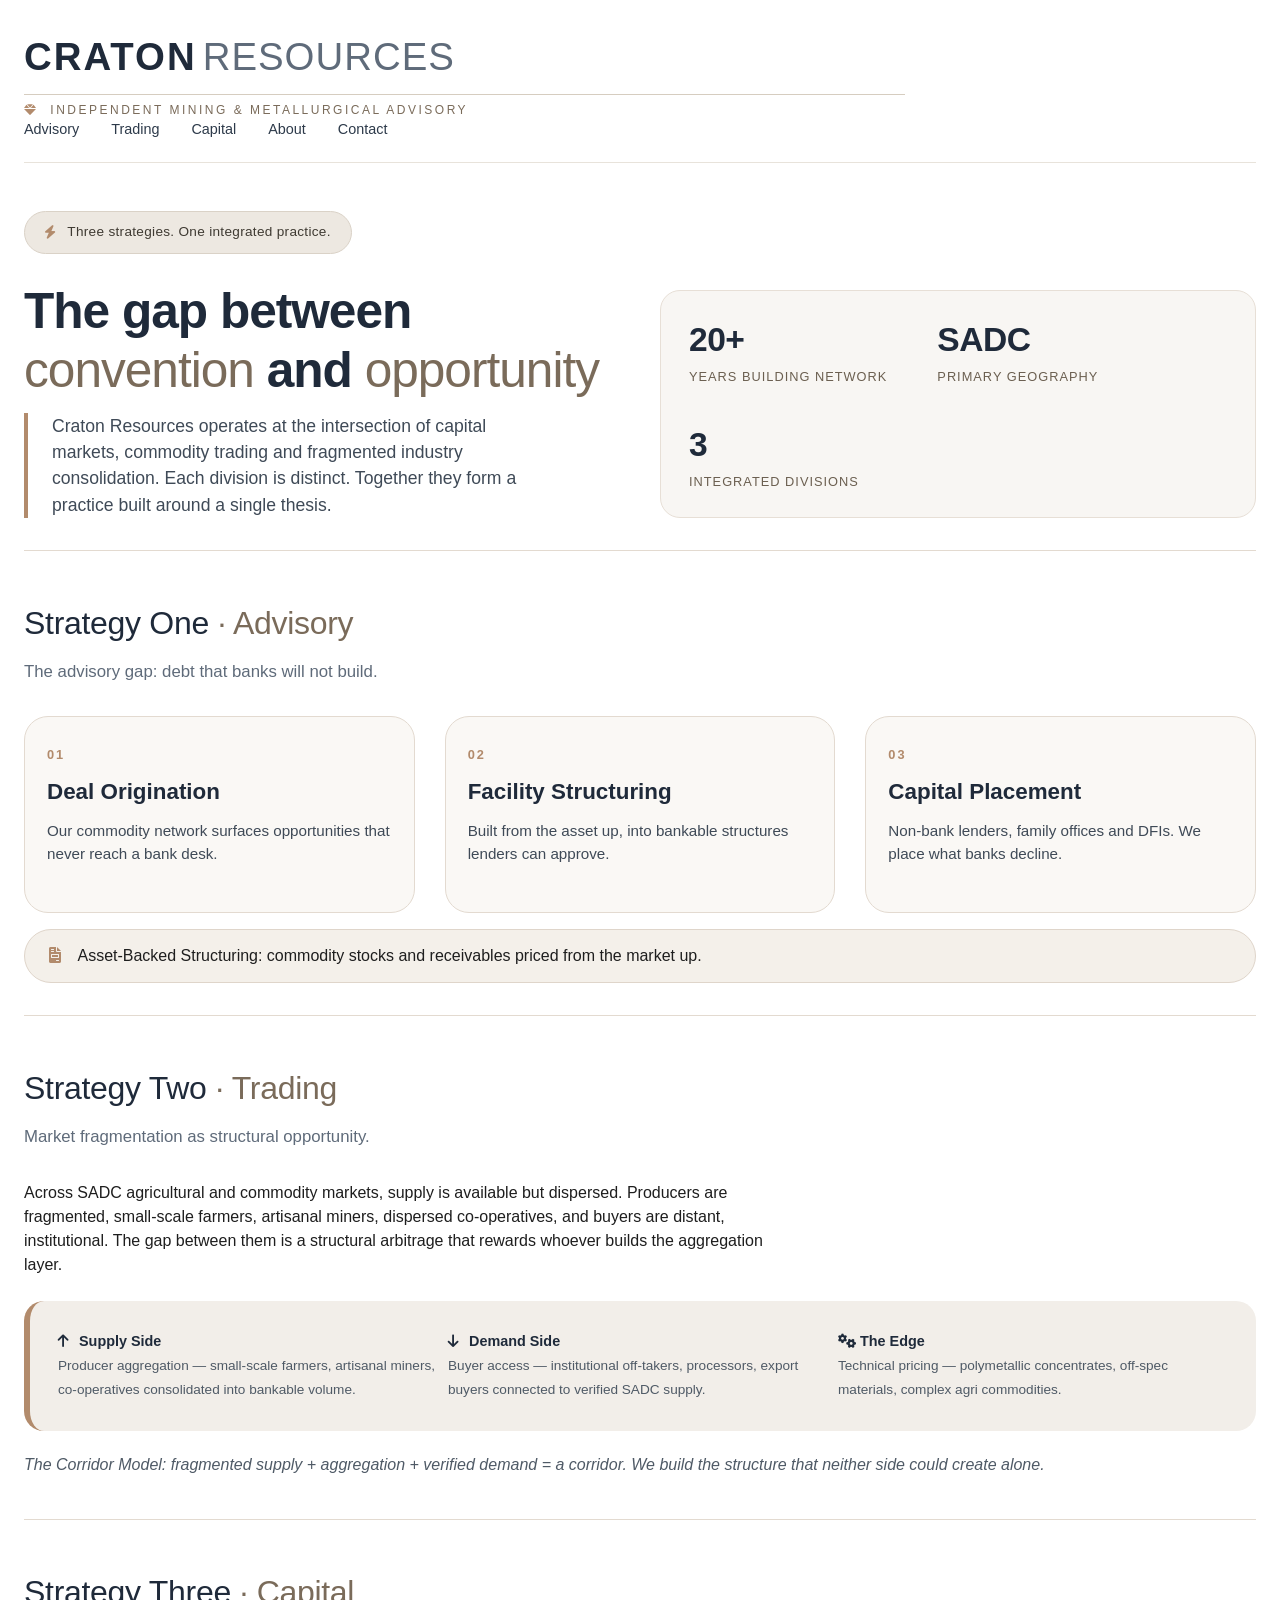
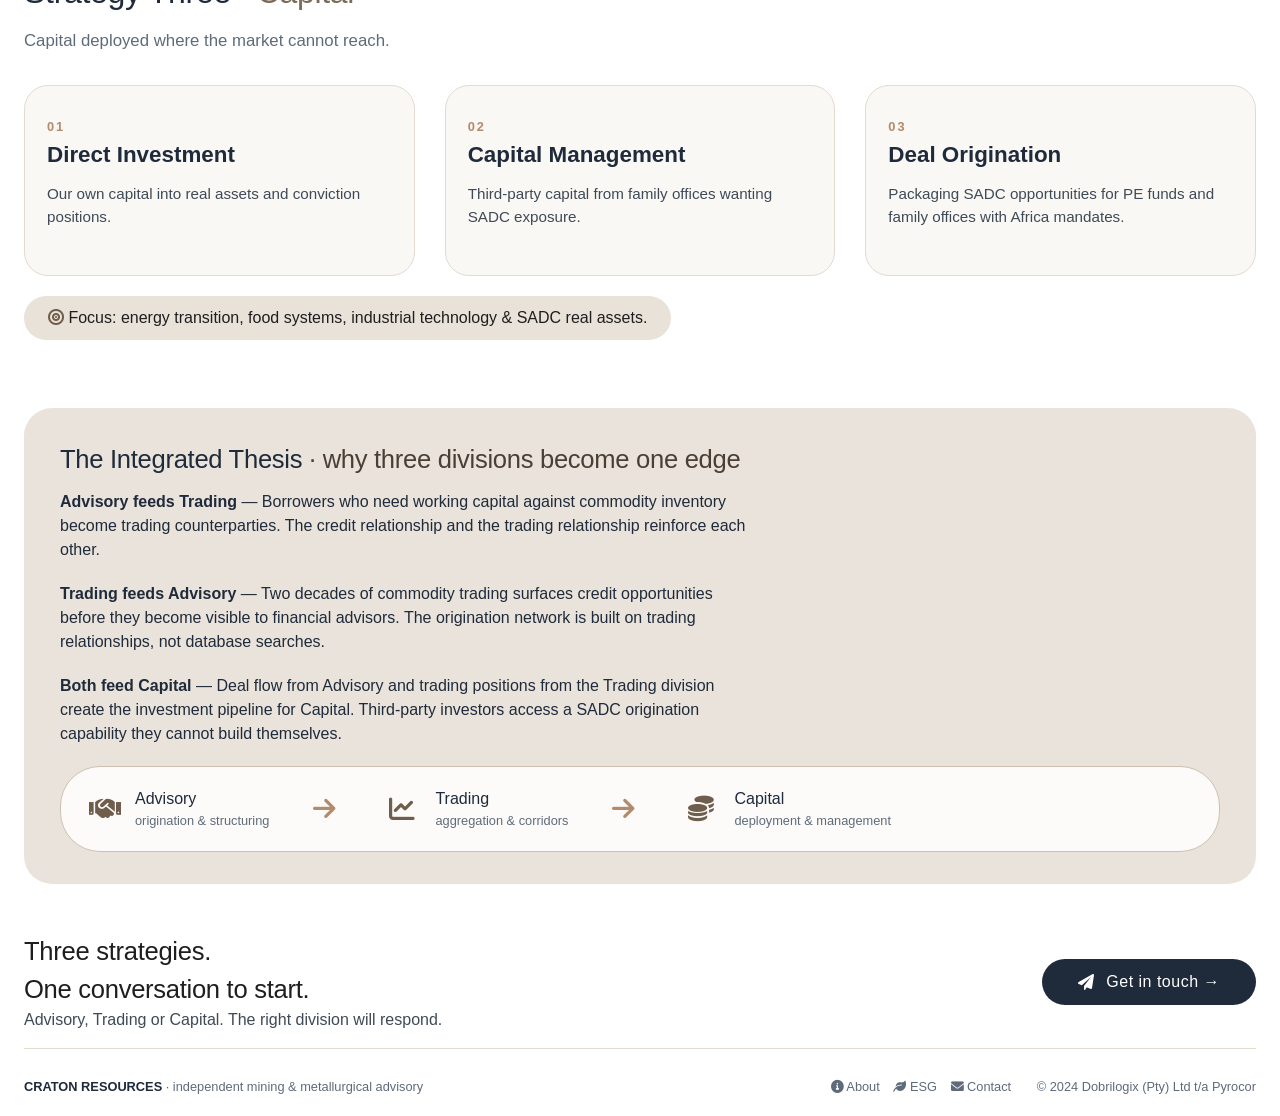
<file: index.html>
<!DOCTYPE html>
<html lang="en">
<head>
  <meta charset="UTF-8">
  <meta name="viewport" content="width=device-width, initial-scale=1.0">
  <title>Craton Resources · independent advisory</title>
  <!-- Font Awesome (free) -->
  <link rel="stylesheet" href="https://cdnjs.cloudflare.com/ajax/libs/font-awesome/6.0.0-beta3/css/all.min.css">
  <style>
    * {
      margin: 0;
      padding: 0;
      box-sizing: border-box;
    }

    body {
      background-color: #f5f3f0;
      font-family: 'Inter', -apple-system, BlinkMacSystemFont, 'Segoe UI', Roboto, Helvetica, Arial, sans-serif;
      color: #1e1e1e;
      line-height: 1.5;
    }

    /* main container */
    .site {
      max-width: 1280px;
      margin: 0 auto;
      padding: 0 24px;
      background: #ffffff;
      box-shadow: 0 0 40px rgba(0,0,0,0.02);
    }

    /* ------ header / logo ------ */
    .header {
      display: flex;
      align-items: center;
      justify-content: space-between;
      padding: 28px 0 16px;
      border-bottom: 1px solid #e8e3db;
      flex-wrap: wrap;
    }

    .logo-block {
      display: flex;
      align-items: baseline;
      gap: 6px;
      flex-wrap: wrap;
    }

    .logo-craton {
      font-size: 2.4rem;
      font-weight: 600;
      letter-spacing: 2px;
      color: #1f2a3a;
    }

    .logo-resources {
      font-size: 2.4rem;
      font-weight: 300;
      letter-spacing: 1px;
      color: #5f6b7a;
    }

    .logo-tagline {
      width: 100%;
      font-size: 0.75rem;
      letter-spacing: 2.5px;
      text-transform: uppercase;
      color: #7a6b5a;
      margin-top: 2px;
      border-top: 1px solid #d6cdc0;
      padding-top: 6px;
      font-weight: 500;
    }

    .nav {
      display: flex;
      gap: 32px;
      font-size: 0.9rem;
      font-weight: 500;
      color: #2d3a4a;
    }

    .nav a {
      text-decoration: none;
      color: #2d3a4a;
      transition: color 0.2s;
      border-bottom: 2px solid transparent;
      padding-bottom: 4px;
    }

    .nav a:hover {
      color: #b28b6c;
      border-bottom-color: #b28b6c;
    }

    /* hero */
    .hero {
      padding: 48px 0 32px;
      display: flex;
      flex-direction: column;
      gap: 20px;
    }

    .hero-badge {
      background: #ede8e1;
      padding: 10px 20px;
      border-radius: 40px;
      display: inline-flex;
      align-items: center;
      gap: 12px;
      font-size: 0.85rem;
      font-weight: 500;
      color: #3f3a32;
      width: fit-content;
      letter-spacing: 0.3px;
      border: 1px solid #dad2c7;
    }

    .hero-badge i {
      color: #b28b6c;
    }

    .hero-grid {
      display: grid;
      grid-template-columns: 1fr 1fr;
      gap: 40px;
      margin-top: 8px;
    }

    .hero-title {
      font-size: 3.1rem;
      font-weight: 600;
      line-height: 1.2;
      letter-spacing: -1px;
      color: #1f2a3a;
    }

    .hero-title span {
      color: #7a6b5a;
      font-weight: 300;
    }

    .hero-desc {
      font-size: 1.1rem;
      color: #3f4a57;
      max-width: 500px;
      border-left: 4px solid #b28b6c;
      padding-left: 24px;
      margin-top: 12px;
    }

    .hero-stats {
      display: flex;
      flex-wrap: wrap;
      gap: 32px 50px;
      background: #f8f6f3;
      padding: 24px 28px;
      border-radius: 20px;
      margin-top: 8px;
      border: 1px solid #e7dfd6;
    }

    .stat-item {
      display: flex;
      flex-direction: column;
    }

    .stat-number {
      font-size: 2.1rem;
      font-weight: 700;
      color: #1f2a3a;
      letter-spacing: -0.5px;
    }

    .stat-label {
      font-size: 0.8rem;
      text-transform: uppercase;
      letter-spacing: 1px;
      color: #6b5f50;
      margin-top: 2px;
    }

    /* section */
    .section {
      padding: 48px 0 32px;
      border-top: 1px solid #e3dad0;
    }

    .section-title {
      font-size: 2rem;
      font-weight: 500;
      letter-spacing: -0.3px;
      color: #1f2a3a;
      margin-bottom: 12px;
    }

    .section-sub {
      color: #5f6b7a;
      margin-bottom: 32px;
      font-size: 1.05rem;
      max-width: 680px;
    }

    .strategy-grid {
      display: grid;
      grid-template-columns: repeat(3, 1fr);
      gap: 30px;
      margin: 28px 0 12px;
    }

    .strategy-card {
      background: #faf8f5;
      border-radius: 24px;
      padding: 28px 22px 30px;
      border: 1px solid #e3dad0;
      transition: all 0.2s;
    }

    .strategy-card:hover {
      background: #f6f1eb;
      border-color: #cbb9a8;
    }

    .strategy-number {
      font-size: 0.8rem;
      font-weight: 600;
      color: #b28b6c;
      letter-spacing: 2px;
      margin-bottom: 10px;
    }

    .strategy-card h3 {
      font-size: 1.4rem;
      font-weight: 600;
      margin-bottom: 12px;
      color: #1f2a3a;
    }

    .strategy-card p {
      color: #3f4a57;
      font-size: 0.95rem;
      margin-bottom: 16px;
    }

    .strategy-list {
      list-style: none;
      margin: 16px 0 6px;
    }

    .strategy-list li {
      padding: 6px 0 6px 24px;
      position: relative;
      font-size: 0.9rem;
      color: #2d3a4a;
      border-bottom: 1px solid #ede6dd;
    }

    .strategy-list li:last-child {
      border-bottom: 0;
    }

    .strategy-list li i {
      position: absolute;
      left: 0;
      top: 9px;
      color: #b28b6c;
      font-size: 0.8rem;
    }

    .corridor-box {
      background: #f2eee9;
      border-radius: 20px;
      padding: 24px 28px;
      margin: 24px 0 12px;
      display: flex;
      flex-wrap: wrap;
      justify-content: space-between;
      border-left: 6px solid #b28b6c;
    }

    .corridor-item {
      flex: 1 1 160px;
      margin: 6px 0;
    }

    .corridor-item strong {
      display: block;
      font-weight: 600;
      color: #1f2a3a;
      font-size: 0.9rem;
    }

    .corridor-item span {
      font-size: 0.85rem;
      color: #4f5a66;
    }

    .integrated-thesis {
      background: #eae3db;
      border-radius: 28px;
      padding: 32px 36px;
      margin: 36px 0 12px;
      color: #1f2a3a;
    }

    .integrated-thesis h3 {
      font-size: 1.6rem;
      font-weight: 500;
      letter-spacing: -0.3px;
      margin-bottom: 12px;
    }

    .integrated-thesis p {
      max-width: 700px;
      margin-bottom: 20px;
    }

    .integrated-flow {
      display: flex;
      flex-wrap: wrap;
      gap: 28px 44px;
      background: #ffffffd6;
      padding: 20px 28px;
      border-radius: 40px;
      margin-top: 16px;
      backdrop-filter: blur(2px);
      border: 1px solid #cdbfb0;
    }

    .flow-item {
      display: flex;
      align-items: center;
      gap: 14px;
    }

    .flow-item i {
      font-size: 1.6rem;
      color: #6f5e4b;
      width: 32px;
    }

    .flow-item div {
      font-weight: 500;
    }

    .flow-item small {
      display: block;
      font-weight: 400;
      color: #5f6b7a;
      font-size: 0.8rem;
    }

    .btn {
      background: #1f2a3a;
      color: white;
      border: none;
      padding: 14px 36px;
      border-radius: 60px;
      font-weight: 500;
      font-size: 1rem;
      letter-spacing: 0.5px;
      cursor: pointer;
      transition: background 0.2s;
      display: inline-flex;
      align-items: center;
      gap: 12px;
    }

    .btn:hover {
      background: #3f4a57;
    }

    .btn-outline {
      background: transparent;
      border: 1px solid #b28b6c;
      color: #1f2a3a;
    }

    .btn-outline:hover {
      background: #ede8e1;
    }

    .contact-section {
      display: flex;
      justify-content: space-between;
      flex-wrap: wrap;
      align-items: center;
      padding: 24px 0 10px;
    }

    .footer {
      padding: 28px 0 20px;
      border-top: 1px solid #e3dad0;
      font-size: 0.8rem;
      color: #5f6b7a;
      display: flex;
      flex-wrap: wrap;
      justify-content: space-between;
      align-items: center;
    }

    .footer a {
      color: #5f6b7a;
      text-decoration: none;
      margin: 0 10px 0 0;
    }

    .footer a:hover {
      color: #1f2a3a;
    }

    @media (max-width: 900px) {
      .hero-grid {
        grid-template-columns: 1fr;
      }
      .strategy-grid {
        grid-template-columns: 1fr 1fr;
      }
    }

    @media (max-width: 650px) {
      .strategy-grid {
        grid-template-columns: 1fr;
      }
      .header {
        flex-direction: column;
        align-items: flex-start;
        gap: 16px;
      }
      .nav {
        flex-wrap: wrap;
        gap: 16px;
      }
      .hero-title {
        font-size: 2.4rem;
      }
      .integrated-flow {
        flex-direction: column;
        gap: 12px;
      }
    }
  </style>
</head>
<body>
<div class="site">

  <!-- header -->
  <header class="header">
    <div class="logo-block">
      <span class="logo-craton">CRATON</span>
      <span class="logo-resources">RESOURCES</span>
      <div class="logo-tagline"><i class="fas fa-gem" style="margin-right: 6px; color: #b28b6c;"></i> INDEPENDENT MINING &amp; METALLURGICAL ADVISORY</div>
    </div>
    <div class="nav">
      <a href="#">Advisory</a>
      <a href="#">Trading</a>
      <a href="#">Capital</a>
      <a href="#">About</a>
      <a href="#">Contact</a>
    </div>
  </header>

  <!-- hero -->
  <div class="hero">
    <div class="hero-badge">
      <i class="fas fa-bolt"></i> Three strategies. One integrated practice.
    </div>
    <div class="hero-grid">
      <div>
        <div class="hero-title">The gap between <span>convention</span> and <span>opportunity</span></div>
        <div class="hero-desc">
          Craton Resources operates at the intersection of capital markets, commodity trading and fragmented industry consolidation. 
          Each division is distinct. Together they form a practice built around a single thesis.
        </div>
      </div>
      <div class="hero-stats">
        <div class="stat-item"><span class="stat-number">20+</span><span class="stat-label">Years building network</span></div>
        <div class="stat-item"><span class="stat-number">SADC</span><span class="stat-label">Primary geography</span></div>
        <div class="stat-item"><span class="stat-number">3</span><span class="stat-label">Integrated divisions</span></div>
      </div>
    </div>
  </div>

  <!-- STRATEGY ONE : ADVISORY -->
  <div class="section">
    <div class="section-title">Strategy One <span style="font-weight:300; color:#7a6b5a;">· Advisory</span></div>
    <div class="section-sub">The advisory gap: debt that banks will not build.</div>
    <div class="strategy-grid">
      <div class="strategy-card">
        <div class="strategy-number">01</div>
        <h3>Deal Origination</h3>
        <p>Our commodity network surfaces opportunities that never reach a bank desk.</p>
      </div>
      <div class="strategy-card">
        <div class="strategy-number">02</div>
        <h3>Facility Structuring</h3>
        <p>Built from the asset up, into bankable structures lenders can approve.</p>
      </div>
      <div class="strategy-card">
        <div class="strategy-number">03</div>
        <h3>Capital Placement</h3>
        <p>Non-bank lenders, family offices and DFIs. We place what banks decline.</p>
      </div>
    </div>
    <div style="margin-top: 16px; background: #f4f0ea; border-radius: 40px; padding: 14px 24px; border:1px solid #dfd5ca;">
      <i class="fas fa-file-invoice" style="color:#b28b6c; margin-right: 12px;"></i>
      <span style="font-weight:500;">Asset-Backed Structuring:</span> commodity stocks and receivables priced from the market up.
    </div>
  </div>

  <!-- STRATEGY TWO : TRADING -->
  <div class="section">
    <div class="section-title">Strategy Two <span style="font-weight:300; color:#7a6b5a;">· Trading</span></div>
    <div class="section-sub">Market fragmentation as structural opportunity.</div>
    <p style="margin-bottom: 20px; max-width: 780px;">Across SADC agricultural and commodity markets, supply is available but dispersed. Producers are fragmented, small-scale farmers, artisanal miners, dispersed co-operatives, and buyers are distant, institutional. The gap between them is a structural arbitrage that rewards whoever builds the aggregation layer.</p>
    
    <div class="corridor-box">
      <div class="corridor-item"><strong><i class="fas fa-arrow-up" style="margin-right: 6px;"></i> Supply Side</strong><span>Producer aggregation — small-scale farmers, artisanal miners, co-operatives consolidated into bankable volume.</span></div>
      <div class="corridor-item"><strong><i class="fas fa-arrow-down" style="margin-right: 6px;"></i> Demand Side</strong><span>Buyer access — institutional off-takers, processors, export buyers connected to verified SADC supply.</span></div>
      <div class="corridor-item"><strong><i class="fas fa-cogs"></i> The Edge</strong><span>Technical pricing — polymetallic concentrates, off-spec materials, complex agri commodities.</span></div>
    </div>
    <div style="font-style: italic; color:#4f5a66; padding: 10px 0;">The Corridor Model: fragmented supply + aggregation + verified demand = a corridor. We build the structure that neither side could create alone.</div>
  </div>

  <!-- STRATEGY THREE : CAPITAL -->
  <div class="section">
    <div class="section-title">Strategy Three <span style="font-weight:300; color:#7a6b5a;">· Capital</span></div>
    <div class="section-sub">Capital deployed where the market cannot reach.</div>
    <div class="strategy-grid">
      <div class="strategy-card"><span class="strategy-number">01</span><h3>Direct Investment</h3><p>Our own capital into real assets and conviction positions.</p></div>
      <div class="strategy-card"><span class="strategy-number">02</span><h3>Capital Management</h3><p>Third-party capital from family offices wanting SADC exposure.</p></div>
      <div class="strategy-card"><span class="strategy-number">03</span><h3>Deal Origination</h3><p>Packaging SADC opportunities for PE funds and family offices with Africa mandates.</p></div>
    </div>
    <div style="background: #e9e2d9; border-radius: 60px; padding: 10px 24px; display: inline-block; margin-top: 8px;">
      <i class="fas fa-bullseye" style="color:#6f5e4b;"></i> Focus: energy transition, food systems, industrial technology &amp; SADC real assets.
    </div>
  </div>

  <!-- INTEGRATED THESIS -->
  <div class="integrated-thesis">
    <h3>The Integrated Thesis <span style="font-weight:300; color:#4a3f34;">· why three divisions become one edge</span></h3>
    <p><strong>Advisory feeds Trading</strong> — Borrowers who need working capital against commodity inventory become trading counterparties. The credit relationship and the trading relationship reinforce each other.</p>
    <p><strong>Trading feeds Advisory</strong> — Two decades of commodity trading surfaces credit opportunities before they become visible to financial advisors. The origination network is built on trading relationships, not database searches.</p>
    <p><strong>Both feed Capital</strong> — Deal flow from Advisory and trading positions from the Trading division create the investment pipeline for Capital. Third-party investors access a SADC origination capability they cannot build themselves.</p>
    <div class="integrated-flow">
      <div class="flow-item"><i class="fas fa-handshake"></i><div>Advisory <small>origination &amp; structuring</small></div></div>
      <div class="flow-item"><i class="fas fa-arrow-right" style="color:#b28b6c;"></i></div>
      <div class="flow-item"><i class="fas fa-chart-line"></i><div>Trading <small>aggregation &amp; corridors</small></div></div>
      <div class="flow-item"><i class="fas fa-arrow-right" style="color:#b28b6c;"></i></div>
      <div class="flow-item"><i class="fas fa-coins"></i><div>Capital <small>deployment &amp; management</small></div></div>
    </div>
  </div>

  <!-- CTA -->
  <div style="display: flex; justify-content: space-between; flex-wrap: wrap; align-items: center; padding: 36px 0 16px; gap: 20px;">
    <div>
      <h3 style="font-weight: 500; font-size: 1.6rem; letter-spacing: -0.3px;">Three strategies. <br>One conversation to start.</h3>
      <p style="color: #3f4a57;">Advisory, Trading or Capital. The right division will respond.</p>
    </div>
    <button class="btn"><i class="fas fa-paper-plane"></i> Get in touch →</button>
  </div>

  <!-- footer -->
  <div class="footer">
    <div>
      <span style="font-weight: 600; color:#1f2a3a;">CRATON RESOURCES</span> · independent mining &amp; metallurgical advisory
    </div>
    <div>
      <a href="#"><i class="fas fa-info-circle"></i> About</a>
      <a href="#"><i class="fas fa-leaf"></i> ESG</a>
      <a href="#"><i class="fas fa-envelope"></i> Contact</a>
      <span style="margin-left: 12px;">© 2024 Dobrilogix (Pty) Ltd t/a Pyrocor</span>
    </div>
  </div>
</div>

<!-- minimal JS (interactive / console) -->
<script>
  (function() {
    console.log('Craton Resources · three strategies, one integrated practice.');
    const btn = document.querySelector('.btn');
    if (btn) {
      btn.addEventListener('click', function(e) {
        e.preventDefault();
        alert('📩 Contact: advisory@cratonresources.com  |  trading@cratonresources.com  |  capital@cratonresources.com');
      });
    }
    // nav links demo
    document.querySelectorAll('.nav a').forEach(link => {
      link.addEventListener('click', function(e) {
        e.preventDefault();
        const txt = this.innerText.trim();
        alert(`🔍 ${txt} · please reach out via the contact form.`);
      });
    });
  })();
</script>
</body>
</html>
</file>
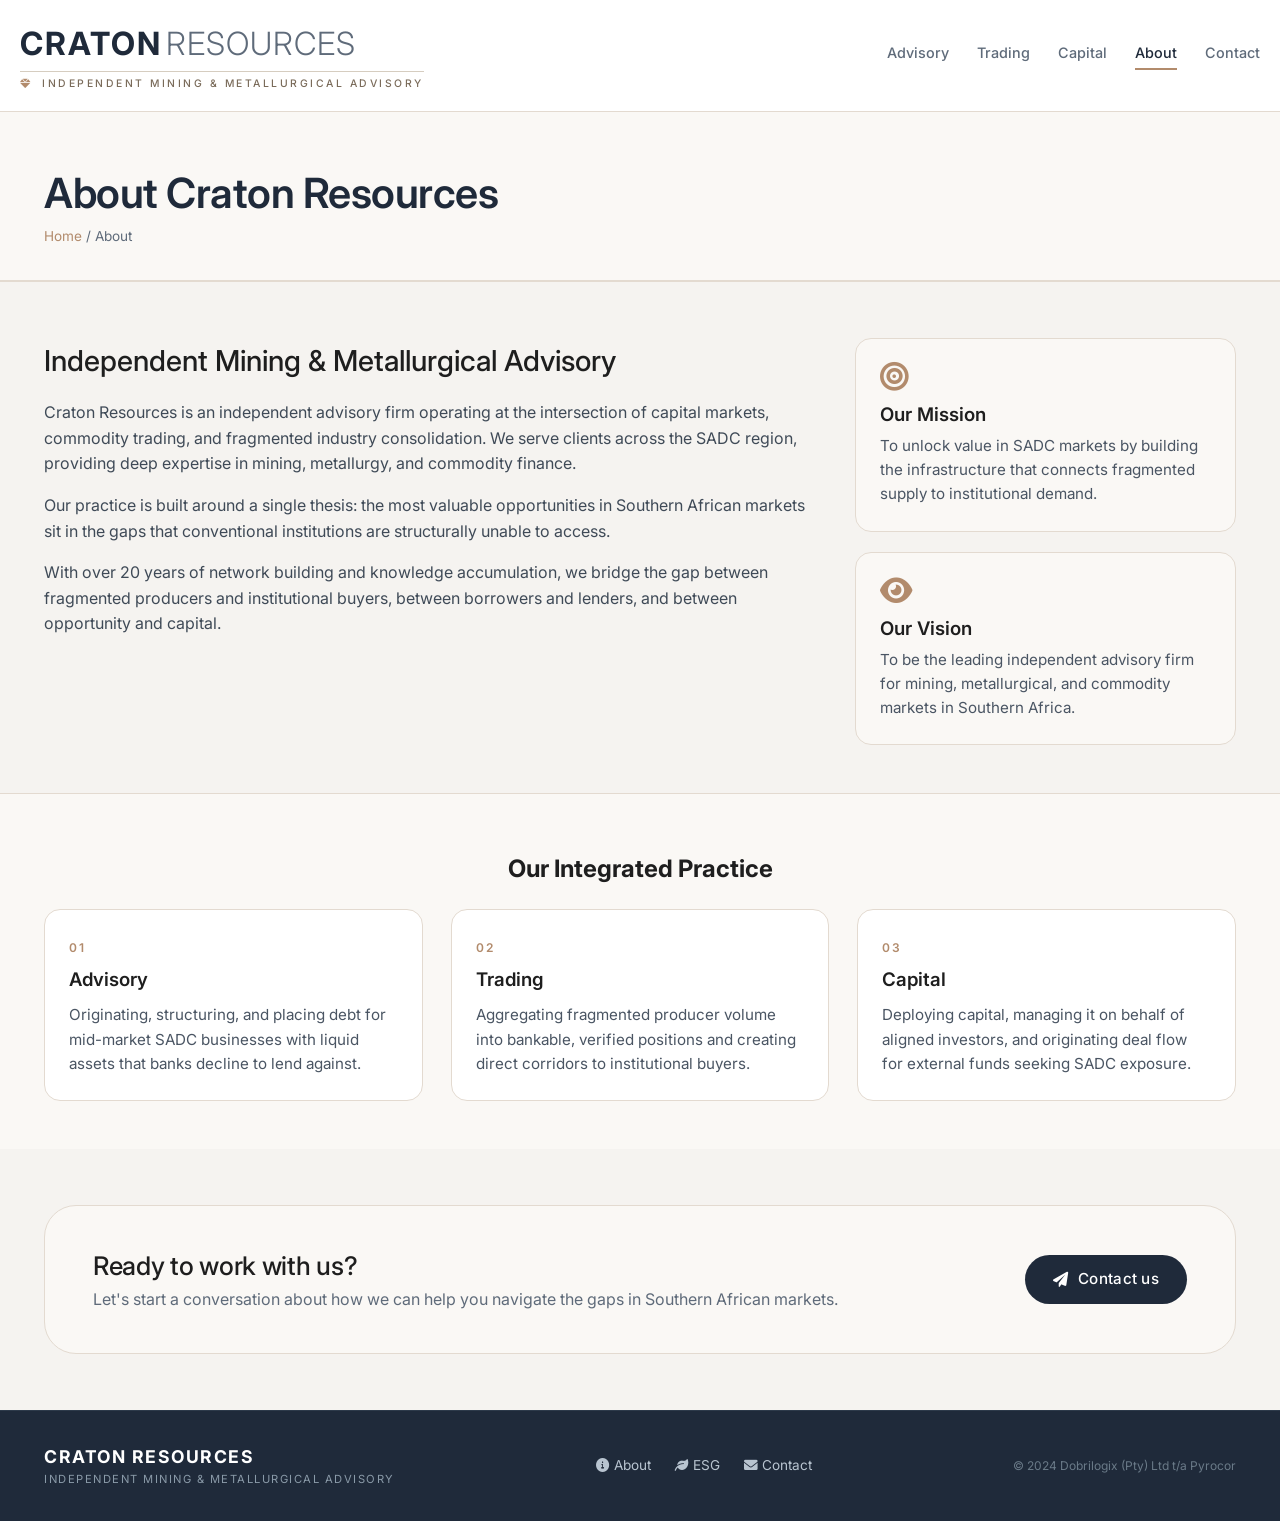
<file: about.html>
<!DOCTYPE html>
<html lang="en">
<head>
    <meta charset="UTF-8" />
    <meta name="viewport" content="width=device-width, initial-scale=1.0" />
    <meta name="description" content="About Craton Resources - Independent Mining & Metallurgical Advisory" />
    <title>About · Craton Resources</title>
    <link rel="stylesheet" href="https://cdnjs.cloudflare.com/ajax/libs/font-awesome/6.0.0-beta3/css/all.min.css" />
    <link rel="preconnect" href="https://fonts.googleapis.com" />
    <link rel="preconnect" href="https://fonts.gstatic.com" crossorigin />
    <link href="https://fonts.googleapis.com/css2?family=Inter:opsz,wght@14..32,300;14..32,400;14..32,500;14..32,600;14..32,700&display=swap" rel="stylesheet" />
    <link rel="stylesheet" href="css/style.css" />
</head>
<body>
    <header class="header" role="banner">
        <div class="container header-inner">
            <div class="logo-block">
                <a href="index.html" class="logo-link">
                    <span class="logo-craton">CRATON</span>
                    <span class="logo-resources">RESOURCES</span>
                    <div class="logo-tagline"><i class="fas fa-gem"></i> INDEPENDENT MINING &amp; METALLURGICAL ADVISORY</div>
                </a>
            </div>
            <nav class="nav" role="navigation">
                <a href="advisory.html">Advisory</a>
                <a href="trading.html">Trading</a>
                <a href="capital.html">Capital</a>
                <a href="about.html" class="active">About</a>
                <a href="contact.html">Contact</a>
            </nav>
            <button class="mobile-toggle" aria-label="Toggle navigation menu">
                <i class="fas fa-bars"></i>
            </button>
        </div>
    </header>

    <div class="mobile-nav">
        <div class="mobile-nav-inner">
            <button class="mobile-close">&times;</button>
            <a href="advisory.html">Advisory</a>
            <a href="trading.html">Trading</a>
            <a href="capital.html">Capital</a>
            <a href="about.html">About</a>
            <a href="contact.html">Contact</a>
        </div>
    </div>

    <main>
        <section class="page-hero">
            <div class="container">
                <h1>About Craton Resources</h1>
                <p class="breadcrumb"><a href="index.html">Home</a> / About</p>
            </div>
        </section>

        <section class="section">
            <div class="container">
                <div class="about-grid">
                    <div class="about-content">
                        <h2>Independent Mining &amp; Metallurgical Advisory</h2>
                        <p>Craton Resources is an independent advisory firm operating at the intersection of capital markets, commodity trading, and fragmented industry consolidation. We serve clients across the SADC region, providing deep expertise in mining, metallurgy, and commodity finance.</p>
                        <p>Our practice is built around a single thesis: the most valuable opportunities in Southern African markets sit in the gaps that conventional institutions are structurally unable to access.</p>
                        <p>With over 20 years of network building and knowledge accumulation, we bridge the gap between fragmented producers and institutional buyers, between borrowers and lenders, and between opportunity and capital.</p>
                    </div>
                    <div class="about-mission">
                        <div class="mission-card">
                            <i class="fas fa-bullseye"></i>
                            <h3>Our Mission</h3>
                            <p>To unlock value in SADC markets by building the infrastructure that connects fragmented supply to institutional demand.</p>
                        </div>
                        <div class="mission-card">
                            <i class="fas fa-eye"></i>
                            <h3>Our Vision</h3>
                            <p>To be the leading independent advisory firm for mining, metallurgical, and commodity markets in Southern Africa.</p>
                        </div>
                    </div>
                </div>
            </div>
        </section>

        <section class="section alt-bg">
            <div class="container">
                <h2 class="text-center">Our Integrated Practice</h2>
                <div class="practice-grid">
                    <div class="practice-item">
                        <span class="practice-number">01</span>
                        <h3>Advisory</h3>
                        <p>Originating, structuring, and placing debt for mid-market SADC businesses with liquid assets that banks decline to lend against.</p>
                    </div>
                    <div class="practice-item">
                        <span class="practice-number">02</span>
                        <h3>Trading</h3>
                        <p>Aggregating fragmented producer volume into bankable, verified positions and creating direct corridors to institutional buyers.</p>
                    </div>
                    <div class="practice-item">
                        <span class="practice-number">03</span>
                        <h3>Capital</h3>
                        <p>Deploying capital, managing it on behalf of aligned investors, and originating deal flow for external funds seeking SADC exposure.</p>
                    </div>
                </div>
            </div>
        </section>

        <section class="cta-section">
            <div class="container">
                <div class="cta-content">
                    <div>
                        <h3>Ready to work with us?</h3>
                        <p>Let's start a conversation about how we can help you navigate the gaps in Southern African markets.</p>
                    </div>
                    <a href="contact.html" class="btn btn-primary"><i class="fas fa-paper-plane"></i> Contact us</a>
                </div>
            </div>
        </section>
    </main>

    <footer class="footer" role="contentinfo">
        <div class="container footer-inner">
            <div class="footer-brand">
                <span class="footer-logo">CRATON RESOURCES</span>
                <span class="footer-tagline">independent mining &amp; metallurgical advisory</span>
            </div>
            <div class="footer-links">
                <a href="about.html"><i class="fas fa-info-circle"></i> About</a>
                <a href="#"><i class="fas fa-leaf"></i> ESG</a>
                <a href="contact.html"><i class="fas fa-envelope"></i> Contact</a>
            </div>
            <div class="footer-copy">&copy; 2024 Dobrilogix (Pty) Ltd t/a Pyrocor</div>
        </div>
    </footer>

    <script src="js/main.js"></script>
</body>
</html>
</file>
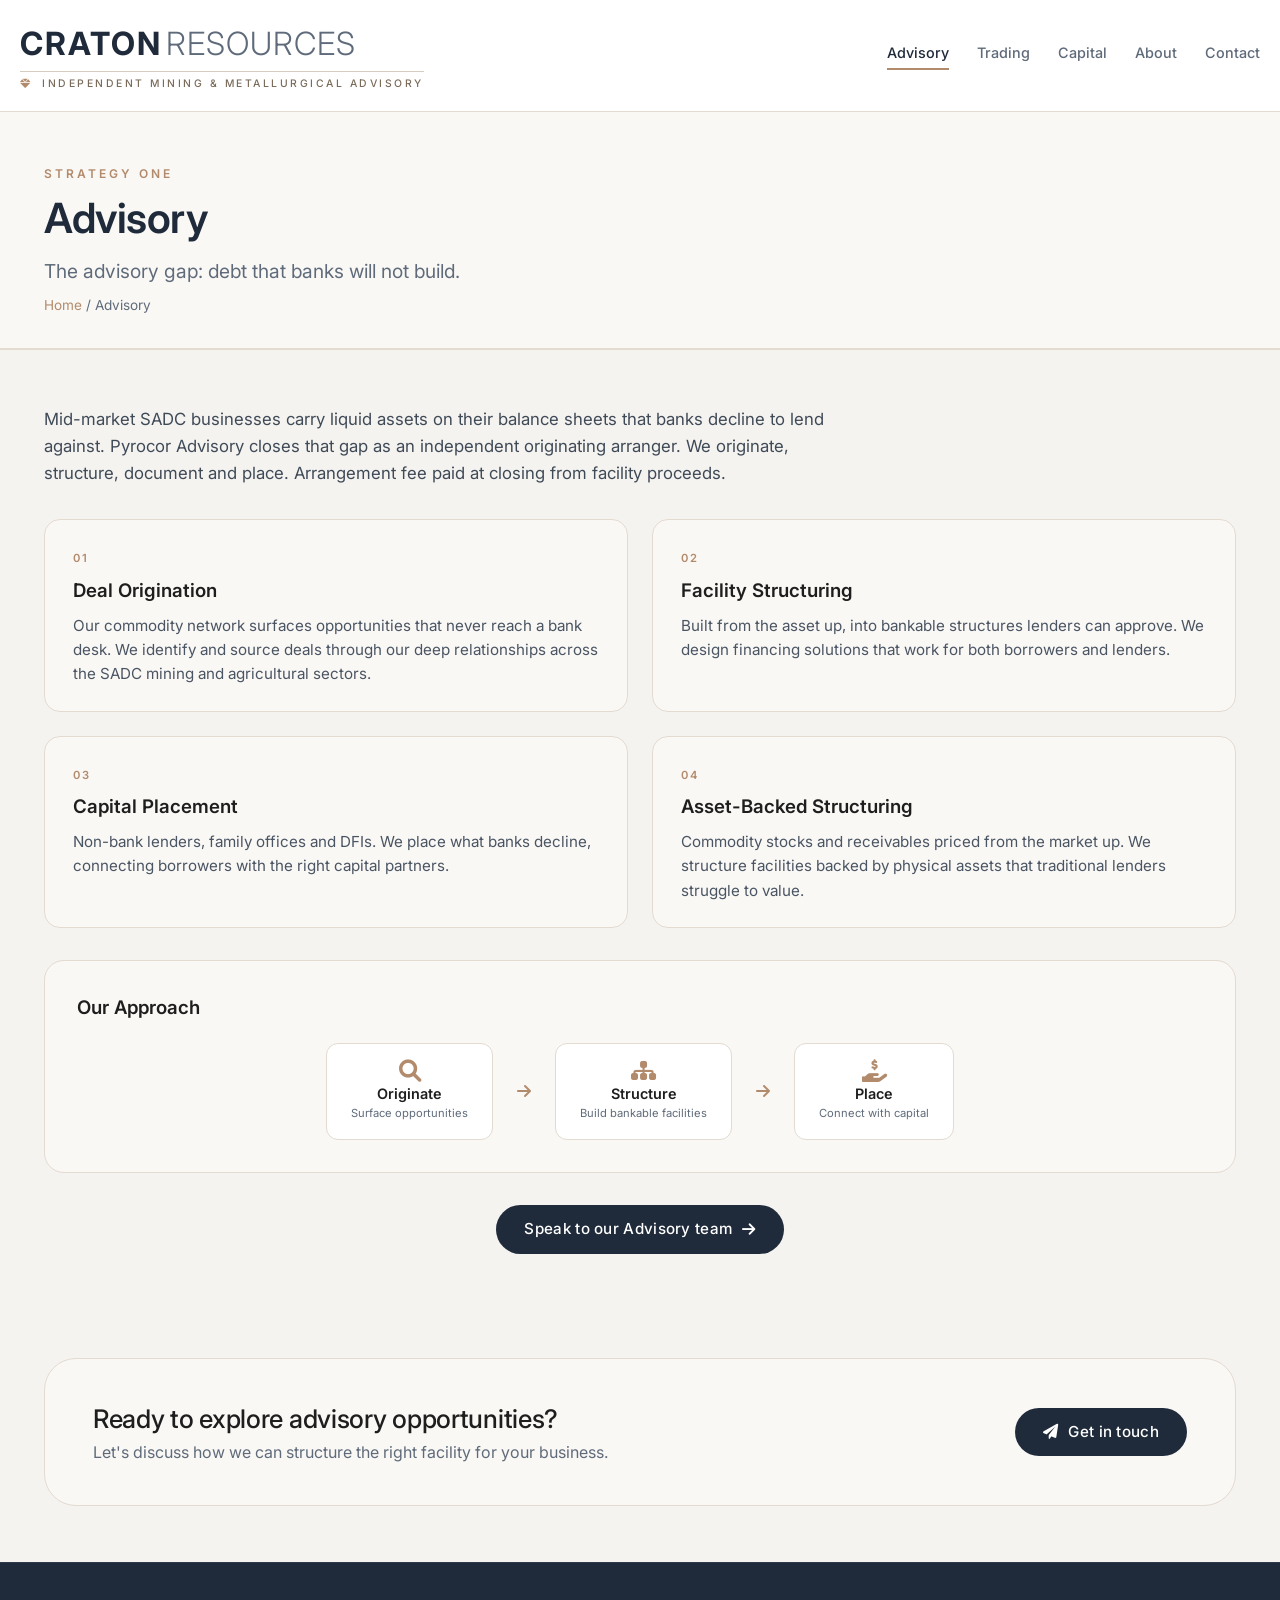
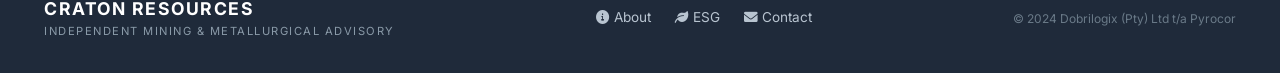
<file: advisory.html>
<!DOCTYPE html>
<html lang="en">
<head>
    <meta charset="UTF-8" />
    <meta name="viewport" content="width=device-width, initial-scale=1.0" />
    <title>Advisory · Craton Resources</title>
    <link rel="stylesheet" href="https://cdnjs.cloudflare.com/ajax/libs/font-awesome/6.0.0-beta3/css/all.min.css" />
    <link rel="preconnect" href="https://fonts.googleapis.com" />
    <link rel="preconnect" href="https://fonts.gstatic.com" crossorigin />
    <link href="https://fonts.googleapis.com/css2?family=Inter:opsz,wght@14..32,300;14..32,400;14..32,500;14..32,600;14..32,700&display=swap" rel="stylesheet" />
    <link rel="stylesheet" href="css/style.css" />
</head>
<body>
    <header class="header">
        <div class="container header-inner">
            <div class="logo-block">
                <a href="index.html" class="logo-link">
                    <span class="logo-craton">CRATON</span>
                    <span class="logo-resources">RESOURCES</span>
                    <div class="logo-tagline"><i class="fas fa-gem"></i> INDEPENDENT MINING &amp; METALLURGICAL ADVISORY</div>
                </a>
            </div>
            <nav class="nav">
                <a href="advisory.html" class="active">Advisory</a>
                <a href="trading.html">Trading</a>
                <a href="capital.html">Capital</a>
                <a href="about.html">About</a>
                <a href="contact.html">Contact</a>
            </nav>
            <button class="mobile-toggle"><i class="fas fa-bars"></i></button>
        </div>
    </header>

    <div class="mobile-nav">
        <div class="mobile-nav-inner">
            <button class="mobile-close">&times;</button>
            <a href="advisory.html">Advisory</a>
            <a href="trading.html">Trading</a>
            <a href="capital.html">Capital</a>
            <a href="about.html">About</a>
            <a href="contact.html">Contact</a>
        </div>
    </div>

    <main>
        <section class="page-hero">
            <div class="container">
                <span class="page-tag">Strategy One</span>
                <h1>Advisory</h1>
                <p class="page-subtitle">The advisory gap: debt that banks will not build.</p>
                <p class="breadcrumb"><a href="index.html">Home</a> / Advisory</p>
            </div>
        </section>

        <section class="section">
            <div class="container">
                <div class="advisory-intro">
                    <p>Mid-market SADC businesses carry liquid assets on their balance sheets that banks decline to lend against. Pyrocor Advisory closes that gap as an independent originating arranger. We originate, structure, document and place. Arrangement fee paid at closing from facility proceeds.</p>
                </div>

                <div class="service-grid">
                    <div class="service-card">
                        <span class="service-number">01</span>
                        <h3>Deal Origination</h3>
                        <p>Our commodity network surfaces opportunities that never reach a bank desk. We identify and source deals through our deep relationships across the SADC mining and agricultural sectors.</p>
                    </div>
                    <div class="service-card">
                        <span class="service-number">02</span>
                        <h3>Facility Structuring</h3>
                        <p>Built from the asset up, into bankable structures lenders can approve. We design financing solutions that work for both borrowers and lenders.</p>
                    </div>
                    <div class="service-card">
                        <span class="service-number">03</span>
                        <h3>Capital Placement</h3>
                        <p>Non-bank lenders, family offices and DFIs. We place what banks decline, connecting borrowers with the right capital partners.</p>
                    </div>
                    <div class="service-card">
                        <span class="service-number">04</span>
                        <h3>Asset-Backed Structuring</h3>
                        <p>Commodity stocks and receivables priced from the market up. We structure facilities backed by physical assets that traditional lenders struggle to value.</p>
                    </div>
                </div>

                <div class="advisory-approach">
                    <h3>Our Approach</h3>
                    <div class="approach-steps">
                        <div class="step">
                            <i class="fas fa-search"></i>
                            <span>Originate</span>
                            <small>Surface opportunities</small>
                        </div>
                        <div class="step-arrow"><i class="fas fa-arrow-right"></i></div>
                        <div class="step">
                            <i class="fas fa-sitemap"></i>
                            <span>Structure</span>
                            <small>Build bankable facilities</small>
                        </div>
                        <div class="step-arrow"><i class="fas fa-arrow-right"></i></div>
                        <div class="step">
                            <i class="fas fa-hand-holding-usd"></i>
                            <span>Place</span>
                            <small>Connect with capital</small>
                        </div>
                    </div>
                </div>

                <div class="strategy-cta text-center">
                    <a href="contact.html" class="btn btn-primary">Speak to our Advisory team <i class="fas fa-arrow-right"></i></a>
                </div>
            </div>
        </section>

        <section class="cta-section">
            <div class="container">
                <div class="cta-content">
                    <div>
                        <h3>Ready to explore advisory opportunities?</h3>
                        <p>Let's discuss how we can structure the right facility for your business.</p>
                    </div>
                    <a href="contact.html" class="btn btn-primary"><i class="fas fa-paper-plane"></i> Get in touch</a>
                </div>
            </div>
        </section>
    </main>

    <footer class="footer">
        <div class="container footer-inner">
            <div class="footer-brand">
                <span class="footer-logo">CRATON RESOURCES</span>
                <span class="footer-tagline">independent mining &amp; metallurgical advisory</span>
            </div>
            <div class="footer-links">
                <a href="about.html"><i class="fas fa-info-circle"></i> About</a>
                <a href="#"><i class="fas fa-leaf"></i> ESG</a>
                <a href="contact.html"><i class="fas fa-envelope"></i> Contact</a>
            </div>
            <div class="footer-copy">&copy; 2024 Dobrilogix (Pty) Ltd t/a Pyrocor</div>
        </div>
    </footer>

    <script src="js/main.js"></script>
</body>
</html>
</file>
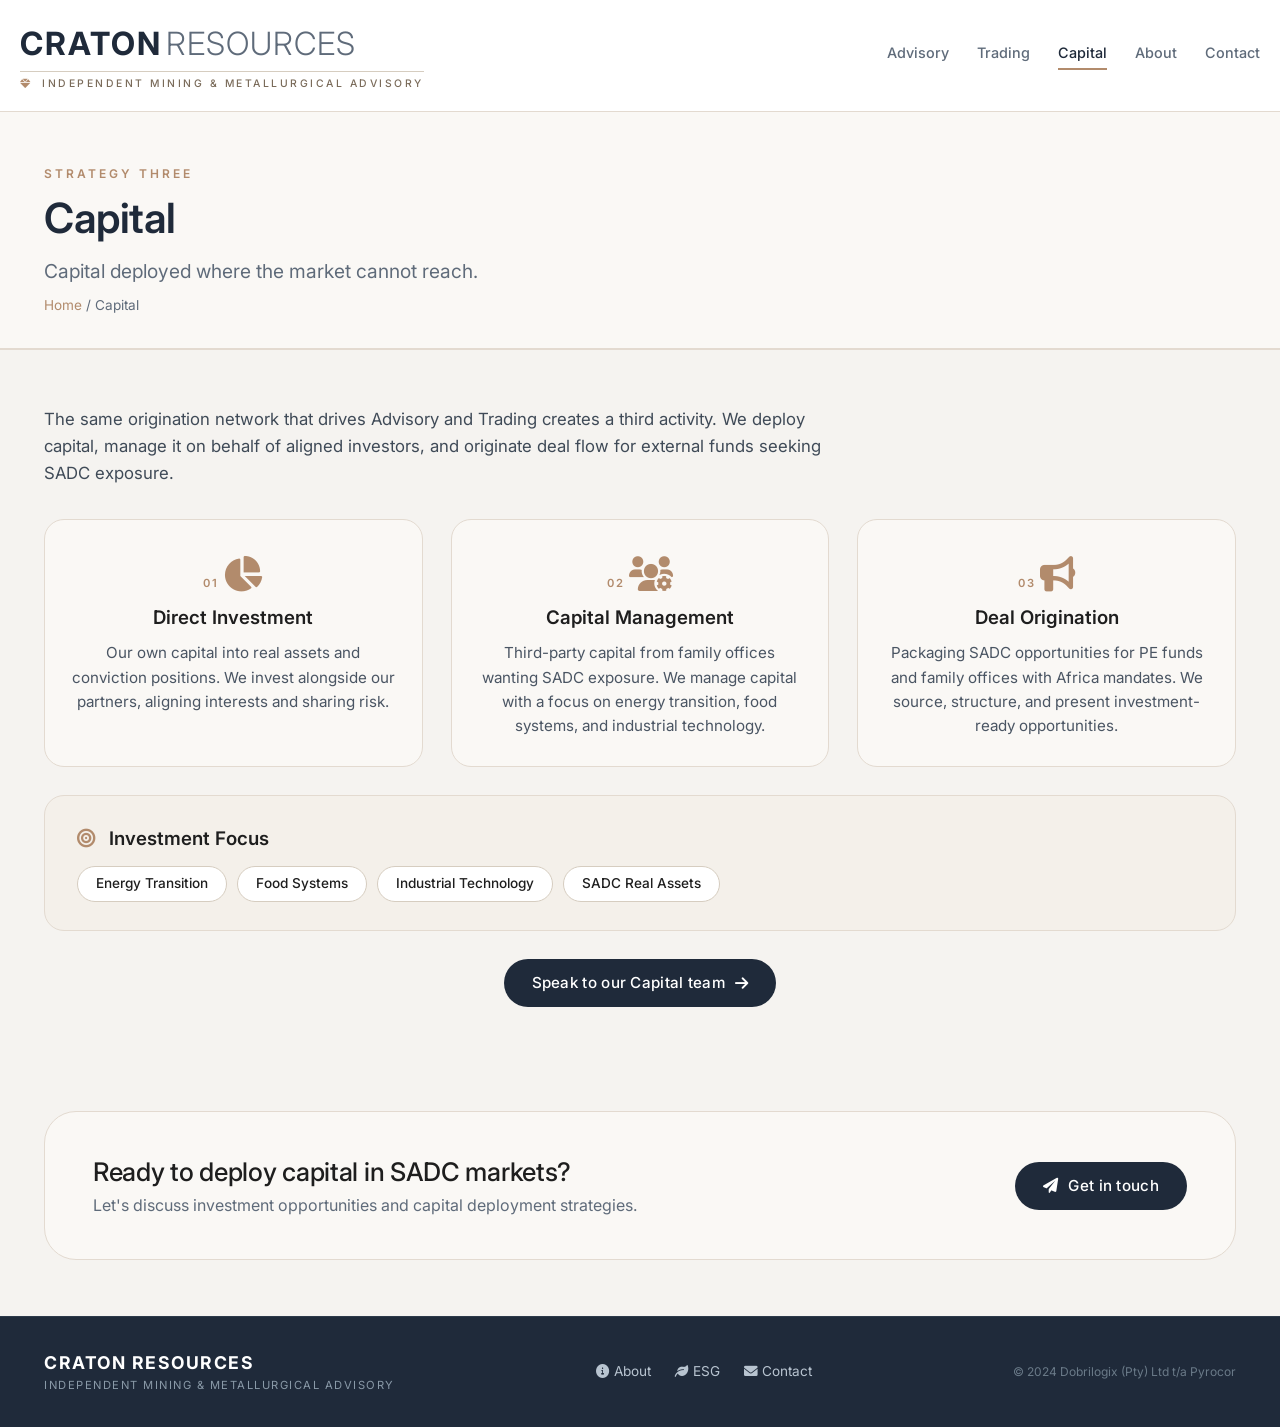
<file: capital.html>
<!DOCTYPE html>
<html lang="en">
<head>
    <meta charset="UTF-8" />
    <meta name="viewport" content="width=device-width, initial-scale=1.0" />
    <title>Capital · Craton Resources</title>
    <link rel="stylesheet" href="https://cdnjs.cloudflare.com/ajax/libs/font-awesome/6.0.0-beta3/css/all.min.css" />
    <link rel="preconnect" href="https://fonts.googleapis.com" />
    <link rel="preconnect" href="https://fonts.gstatic.com" crossorigin />
    <link href="https://fonts.googleapis.com/css2?family=Inter:opsz,wght@14..32,300;14..32,400;14..32,500;14..32,600;14..32,700&display=swap" rel="stylesheet" />
    <link rel="stylesheet" href="css/style.css" />
</head>
<body>
    <header class="header">
        <div class="container header-inner">
            <div class="logo-block">
                <a href="index.html" class="logo-link">
                    <span class="logo-craton">CRATON</span>
                    <span class="logo-resources">RESOURCES</span>
                    <div class="logo-tagline"><i class="fas fa-gem"></i> INDEPENDENT MINING &amp; METALLURGICAL ADVISORY</div>
                </a>
            </div>
            <nav class="nav">
                <a href="advisory.html">Advisory</a>
                <a href="trading.html">Trading</a>
                <a href="capital.html" class="active">Capital</a>
                <a href="about.html">About</a>
                <a href="contact.html">Contact</a>
            </nav>
            <button class="mobile-toggle"><i class="fas fa-bars"></i></button>
        </div>
    </header>

    <div class="mobile-nav">
        <div class="mobile-nav-inner">
            <button class="mobile-close">&times;</button>
            <a href="advisory.html">Advisory</a>
            <a href="trading.html">Trading</a>
            <a href="capital.html">Capital</a>
            <a href="about.html">About</a>
            <a href="contact.html">Contact</a>
        </div>
    </div>

    <main>
        <section class="page-hero">
            <div class="container">
                <span class="page-tag">Strategy Three</span>
                <h1>Capital</h1>
                <p class="page-subtitle">Capital deployed where the market cannot reach.</p>
                <p class="breadcrumb"><a href="index.html">Home</a> / Capital</p>
            </div>
        </section>

        <section class="section">
            <div class="container">
                <div class="capital-intro">
                    <p>The same origination network that drives Advisory and Trading creates a third activity. We deploy capital, manage it on behalf of aligned investors, and originate deal flow for external funds seeking SADC exposure.</p>
                </div>

                <div class="capital-activities">
                    <div class="activity-card">
                        <span class="activity-number">01</span>
                        <i class="fas fa-chart-pie activity-icon"></i>
                        <h3>Direct Investment</h3>
                        <p>Our own capital into real assets and conviction positions. We invest alongside our partners, aligning interests and sharing risk.</p>
                    </div>
                    <div class="activity-card">
                        <span class="activity-number">02</span>
                        <i class="fas fa-users-cog activity-icon"></i>
                        <h3>Capital Management</h3>
                        <p>Third-party capital from family offices wanting SADC exposure. We manage capital with a focus on energy transition, food systems, and industrial technology.</p>
                    </div>
                    <div class="activity-card">
                        <span class="activity-number">03</span>
                        <i class="fas fa-bullhorn activity-icon"></i>
                        <h3>Deal Origination</h3>
                        <p>Packaging SADC opportunities for PE funds and family offices with Africa mandates. We source, structure, and present investment-ready opportunities.</p>
                    </div>
                </div>

                <div class="capital-focus">
                    <h3><i class="fas fa-bullseye"></i> Investment Focus</h3>
                    <div class="focus-tags">
                        <span>Energy Transition</span>
                        <span>Food Systems</span>
                        <span>Industrial Technology</span>
                        <span>SADC Real Assets</span>
                    </div>
                </div>

                <div class="strategy-cta text-center">
                    <a href="contact.html" class="btn btn-primary">Speak to our Capital team <i class="fas fa-arrow-right"></i></a>
                </div>
            </div>
        </section>

        <section class="cta-section">
            <div class="container">
                <div class="cta-content">
                    <div>
                        <h3>Ready to deploy capital in SADC markets?</h3>
                        <p>Let's discuss investment opportunities and capital deployment strategies.</p>
                    </div>
                    <a href="contact.html" class="btn btn-primary"><i class="fas fa-paper-plane"></i> Get in touch</a>
                </div>
            </div>
        </section>
    </main>

    <footer class="footer">
        <div class="container footer-inner">
            <div class="footer-brand">
                <span class="footer-logo">CRATON RESOURCES</span>
                <span class="footer-tagline">independent mining &amp; metallurgical advisory</span>
            </div>
            <div class="footer-links">
                <a href="about.html"><i class="fas fa-info-circle"></i> About</a>
                <a href="#"><i class="fas fa-leaf"></i> ESG</a>
                <a href="contact.html"><i class="fas fa-envelope"></i> Contact</a>
            </div>
            <div class="footer-copy">&copy; 2024 Dobrilogix (Pty) Ltd t/a Pyrocor</div>
        </div>
    </footer>

    <script src="js/main.js"></script>
</body>
</html>
</file>
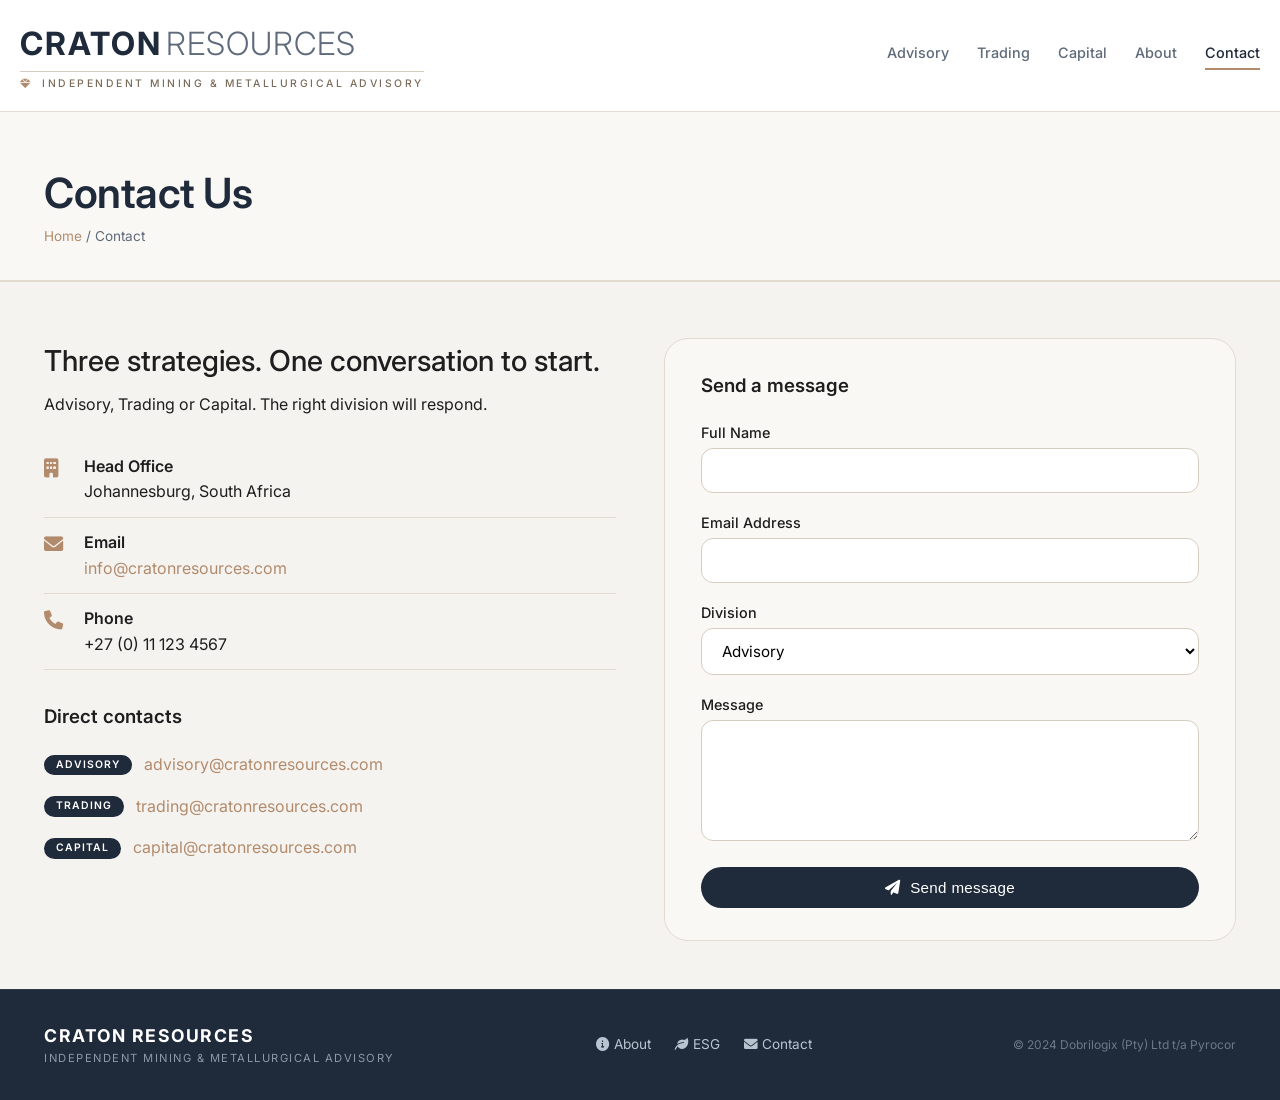
<file: contact.html>
<!DOCTYPE html>
<html lang="en">
<head>
    <meta charset="UTF-8" />
    <meta name="viewport" content="width=device-width, initial-scale=1.0" />
    <title>Contact · Craton Resources</title>
    <link rel="stylesheet" href="https://cdnjs.cloudflare.com/ajax/libs/font-awesome/6.0.0-beta3/css/all.min.css" />
    <link rel="preconnect" href="https://fonts.googleapis.com" />
    <link rel="preconnect" href="https://fonts.gstatic.com" crossorigin />
    <link href="https://fonts.googleapis.com/css2?family=Inter:opsz,wght@14..32,300;14..32,400;14..32,500;14..32,600;14..32,700&display=swap" rel="stylesheet" />
    <link rel="stylesheet" href="css/style.css" />
</head>
<body>
    <header class="header">
        <div class="container header-inner">
            <div class="logo-block">
                <a href="index.html" class="logo-link">
                    <span class="logo-craton">CRATON</span>
                    <span class="logo-resources">RESOURCES</span>
                    <div class="logo-tagline"><i class="fas fa-gem"></i> INDEPENDENT MINING &amp; METALLURGICAL ADVISORY</div>
                </a>
            </div>
            <nav class="nav">
                <a href="advisory.html">Advisory</a>
                <a href="trading.html">Trading</a>
                <a href="capital.html">Capital</a>
                <a href="about.html">About</a>
                <a href="contact.html" class="active">Contact</a>
            </nav>
            <button class="mobile-toggle"><i class="fas fa-bars"></i></button>
        </div>
    </header>

    <div class="mobile-nav">
        <div class="mobile-nav-inner">
            <button class="mobile-close">&times;</button>
            <a href="advisory.html">Advisory</a>
            <a href="trading.html">Trading</a>
            <a href="capital.html">Capital</a>
            <a href="about.html">About</a>
            <a href="contact.html">Contact</a>
        </div>
    </div>

    <main>
        <section class="page-hero">
            <div class="container">
                <h1>Contact Us</h1>
                <p class="breadcrumb"><a href="index.html">Home</a> / Contact</p>
            </div>
        </section>

        <section class="section">
            <div class="container">
                <div class="contact-grid">
                    <div class="contact-info">
                        <h2>Three strategies. One conversation to start.</h2>
                        <p>Advisory, Trading or Capital. The right division will respond.</p>

                        <div class="contact-details">
                            <div class="contact-item">
                                <i class="fas fa-building"></i>
                                <div>
                                    <strong>Head Office</strong>
                                    <span>Johannesburg, South Africa</span>
                                </div>
                            </div>
                            <div class="contact-item">
                                <i class="fas fa-envelope"></i>
                                <div>
                                    <strong>Email</strong>
                                    <a href="mailto:info@cratonresources.com">info@cratonresources.com</a>
                                </div>
                            </div>
                            <div class="contact-item">
                                <i class="fas fa-phone"></i>
                                <div>
                                    <strong>Phone</strong>
                                    <span>+27 (0) 11 123 4567</span>
                                </div>
                            </div>
                        </div>

                        <div class="contact-divisions">
                            <h3>Direct contacts</h3>
                            <div class="division-contact">
                                <span class="division-badge">Advisory</span>
                                <a href="mailto:advisory@cratonresources.com">advisory@cratonresources.com</a>
                            </div>
                            <div class="division-contact">
                                <span class="division-badge">Trading</span>
                                <a href="mailto:trading@cratonresources.com">trading@cratonresources.com</a>
                            </div>
                            <div class="division-contact">
                                <span class="division-badge">Capital</span>
                                <a href="mailto:capital@cratonresources.com">capital@cratonresources.com</a>
                            </div>
                        </div>
                    </div>

                    <div class="contact-form-wrapper">
                        <form class="contact-form" id="contactForm">
                            <h3>Send a message</h3>
                            <div class="form-group">
                                <label for="name">Full Name</label>
                                <input type="text" id="name" name="name" required />
                            </div>
                            <div class="form-group">
                                <label for="email">Email Address</label>
                                <input type="email" id="email" name="email" required />
                            </div>
                            <div class="form-group">
                                <label for="division">Division</label>
                                <select id="division" name="division">
                                    <option value="advisory">Advisory</option>
                                    <option value="trading">Trading</option>
                                    <option value="capital">Capital</option>
                                    <option value="general">General Enquiry</option>
                                </select>
                            </div>
                            <div class="form-group">
                                <label for="message">Message</label>
                                <textarea id="message" name="message" rows="5" required></textarea>
                            </div>
                            <button type="submit" class="btn btn-primary btn-full">
                                <i class="fas fa-paper-plane"></i> Send message
                            </button>
                            <div class="form-response" id="formResponse"></div>
                        </form>
                    </div>
                </div>
            </div>
        </section>
    </main>

    <footer class="footer">
        <div class="container footer-inner">
            <div class="footer-brand">
                <span class="footer-logo">CRATON RESOURCES</span>
                <span class="footer-tagline">independent mining &amp; metallurgical advisory</span>
            </div>
            <div class="footer-links">
                <a href="about.html"><i class="fas fa-info-circle"></i> About</a>
                <a href="#"><i class="fas fa-leaf"></i> ESG</a>
                <a href="contact.html"><i class="fas fa-envelope"></i> Contact</a>
            </div>
            <div class="footer-copy">&copy; 2024 Dobrilogix (Pty) Ltd t/a Pyrocor</div>
        </div>
    </footer>

    <script src="js/main.js"></script>
</body>
</html>
</file>
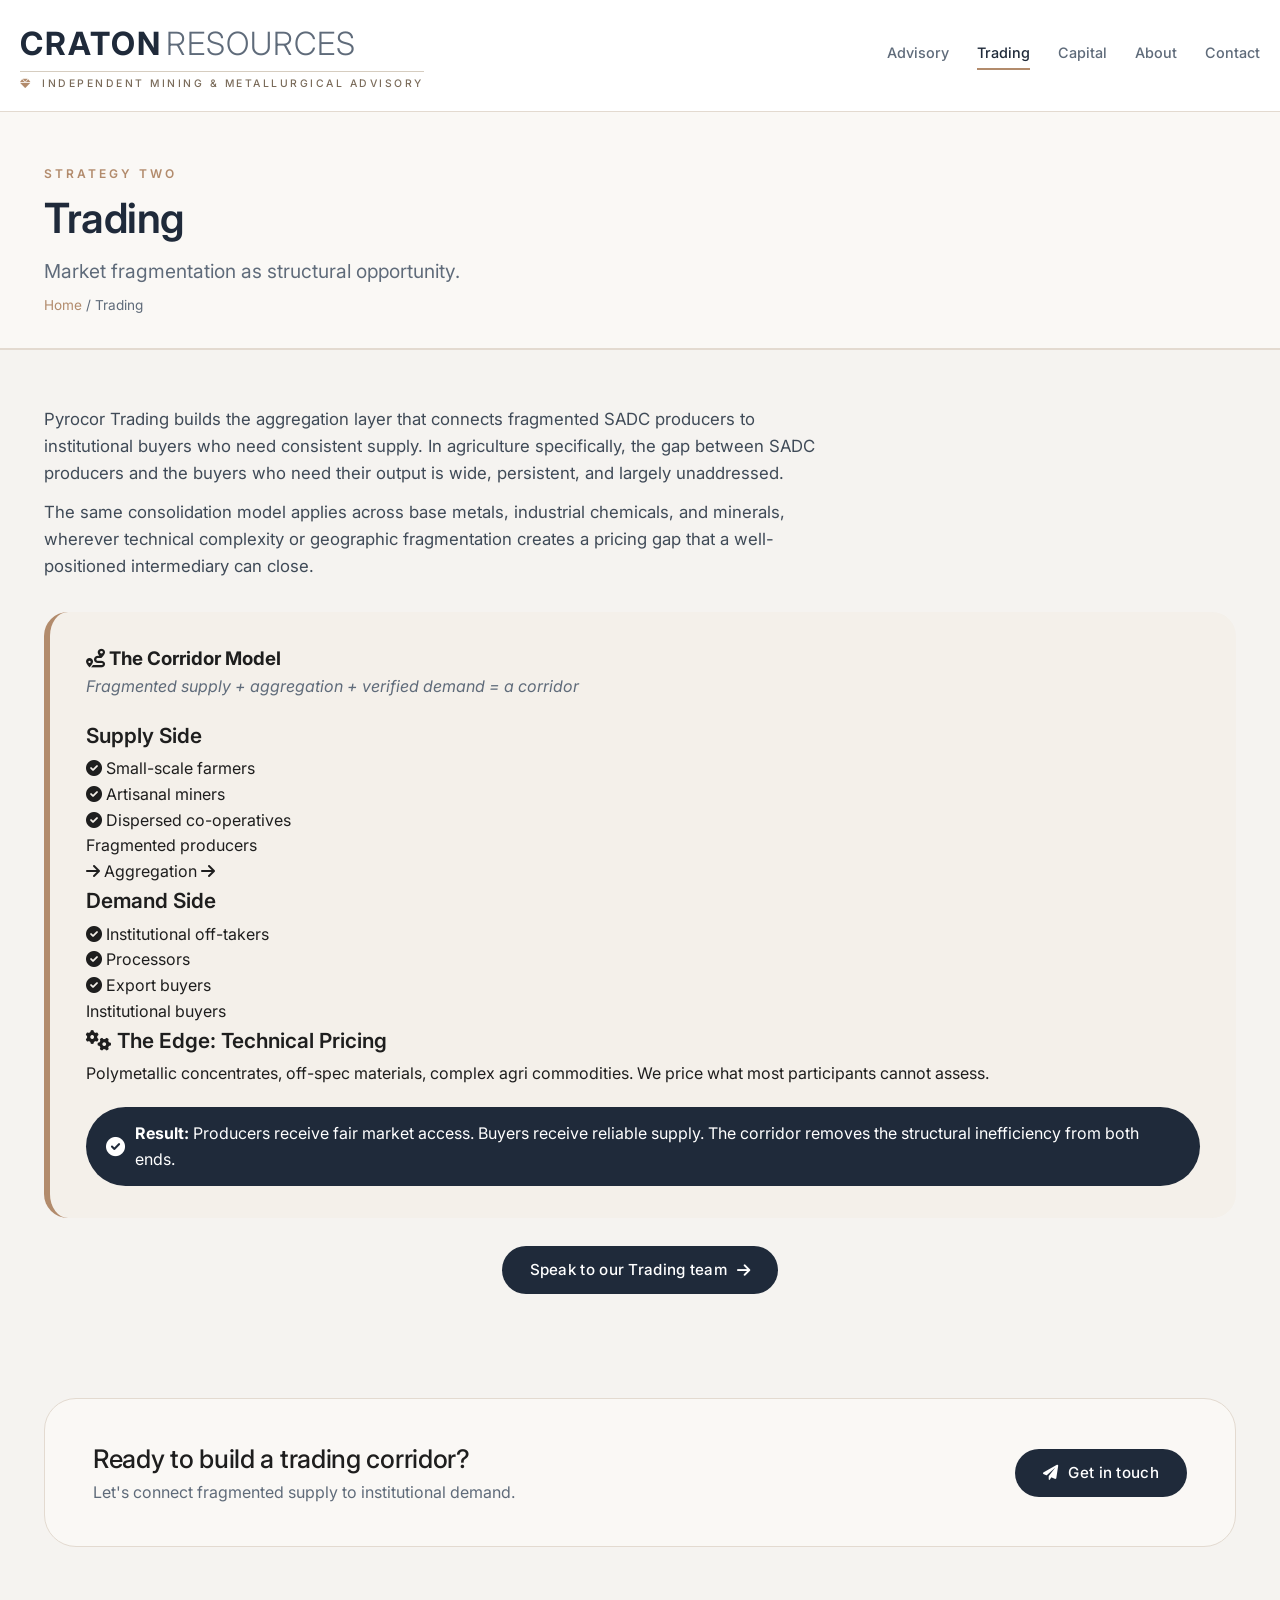
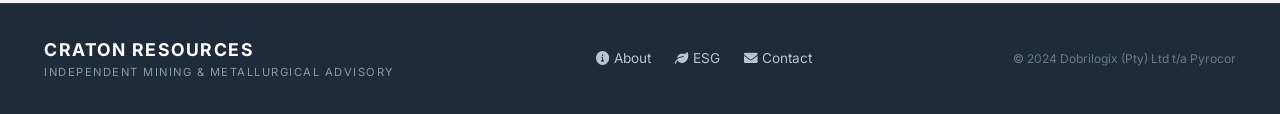
<file: trading.html>
<!DOCTYPE html>
<html lang="en">
<head>
    <meta charset="UTF-8" />
    <meta name="viewport" content="width=device-width, initial-scale=1.0" />
    <title>Trading · Craton Resources</title>
    <link rel="stylesheet" href="https://cdnjs.cloudflare.com/ajax/libs/font-awesome/6.0.0-beta3/css/all.min.css" />
    <link rel="preconnect" href="https://fonts.googleapis.com" />
    <link rel="preconnect" href="https://fonts.gstatic.com" crossorigin />
    <link href="https://fonts.googleapis.com/css2?family=Inter:opsz,wght@14..32,300;14..32,400;14..32,500;14..32,600;14..32,700&display=swap" rel="stylesheet" />
    <link rel="stylesheet" href="css/style.css" />
</head>
<body>
    <header class="header">
        <div class="container header-inner">
            <div class="logo-block">
                <a href="index.html" class="logo-link">
                    <span class="logo-craton">CRATON</span>
                    <span class="logo-resources">RESOURCES</span>
                    <div class="logo-tagline"><i class="fas fa-gem"></i> INDEPENDENT MINING &amp; METALLURGICAL ADVISORY</div>
                </a>
            </div>
            <nav class="nav">
                <a href="advisory.html">Advisory</a>
                <a href="trading.html" class="active">Trading</a>
                <a href="capital.html">Capital</a>
                <a href="about.html">About</a>
                <a href="contact.html">Contact</a>
            </nav>
            <button class="mobile-toggle"><i class="fas fa-bars"></i></button>
        </div>
    </header>

    <div class="mobile-nav">
        <div class="mobile-nav-inner">
            <button class="mobile-close">&times;</button>
            <a href="advisory.html">Advisory</a>
            <a href="trading.html">Trading</a>
            <a href="capital.html">Capital</a>
            <a href="about.html">About</a>
            <a href="contact.html">Contact</a>
        </div>
    </div>

    <main>
        <section class="page-hero">
            <div class="container">
                <span class="page-tag">Strategy Two</span>
                <h1>Trading</h1>
                <p class="page-subtitle">Market fragmentation as structural opportunity.</p>
                <p class="breadcrumb"><a href="index.html">Home</a> / Trading</p>
            </div>
        </section>

        <section class="section">
            <div class="container">
                <div class="trading-intro">
                    <p>Pyrocor Trading builds the aggregation layer that connects fragmented SADC producers to institutional buyers who need consistent supply. In agriculture specifically, the gap between SADC producers and the buyers who need their output is wide, persistent, and largely unaddressed.</p>
                    <p>The same consolidation model applies across base metals, industrial chemicals, and minerals, wherever technical complexity or geographic fragmentation creates a pricing gap that a well-positioned intermediary can close.</p>
                </div>

                <div class="corridor-model expanded">
                    <h3><i class="fas fa-route"></i> The Corridor Model</h3>
                    <p class="corridor-tagline">Fragmented supply + aggregation + verified demand = a corridor</p>
                    
                    <div class="corridor-flow">
                        <div class="corridor-side supply">
                            <h4>Supply Side</h4>
                            <ul>
                                <li><i class="fas fa-check-circle"></i> Small-scale farmers</li>
                                <li><i class="fas fa-check-circle"></i> Artisanal miners</li>
                                <li><i class="fas fa-check-circle"></i> Dispersed co-operatives</li>
                            </ul>
                            <span class="corridor-label">Fragmented producers</span>
                        </div>
                        <div class="corridor-middle">
                            <i class="fas fa-arrow-right"></i>
                            <span>Aggregation</span>
                            <i class="fas fa-arrow-right"></i>
                        </div>
                        <div class="corridor-side demand">
                            <h4>Demand Side</h4>
                            <ul>
                                <li><i class="fas fa-check-circle"></i> Institutional off-takers</li>
                                <li><i class="fas fa-check-circle"></i> Processors</li>
                                <li><i class="fas fa-check-circle"></i> Export buyers</li>
                            </ul>
                            <span class="corridor-label">Institutional buyers</span>
                        </div>
                    </div>

                    <div class="corridor-edge">
                        <h4><i class="fas fa-cogs"></i> The Edge: Technical Pricing</h4>
                        <p>Polymetallic concentrates, off-spec materials, complex agri commodities. We price what most participants cannot assess.</p>
                    </div>

                    <div class="corridor-result highlight">
                        <i class="fas fa-check-circle"></i>
                        <span><strong>Result:</strong> Producers receive fair market access. Buyers receive reliable supply. The corridor removes the structural inefficiency from both ends.</span>
                    </div>
                </div>

                <div class="strategy-cta text-center">
                    <a href="contact.html" class="btn btn-primary">Speak to our Trading team <i class="fas fa-arrow-right"></i></a>
                </div>
            </div>
        </section>

        <section class="cta-section">
            <div class="container">
                <div class="cta-content">
                    <div>
                        <h3>Ready to build a trading corridor?</h3>
                        <p>Let's connect fragmented supply to institutional demand.</p>
                    </div>
                    <a href="contact.html" class="btn btn-primary"><i class="fas fa-paper-plane"></i> Get in touch</a>
                </div>
            </div>
        </section>
    </main>

    <footer class="footer">
        <div class="container footer-inner">
            <div class="footer-brand">
                <span class="footer-logo">CRATON RESOURCES</span>
                <span class="footer-tagline">independent mining &amp; metallurgical advisory</span>
            </div>
            <div class="footer-links">
                <a href="about.html"><i class="fas fa-info-circle"></i> About</a>
                <a href="#"><i class="fas fa-leaf"></i> ESG</a>
                <a href="contact.html"><i class="fas fa-envelope"></i> Contact</a>
            </div>
            <div class="footer-copy">&copy; 2024 Dobrilogix (Pty) Ltd t/a Pyrocor</div>
        </div>
    </footer>

    <script src="js/main.js"></script>
</body>
</html>
</file>
<file: css/style.css>
/* ====================================================
   CSS VARIABLES & RESET
   ==================================================== */
:root {
    --color-primary: #1f2a3a;
    --color-secondary: #b28b6c;
    --color-accent: #7a6b5a;
    --color-bg-light: #faf8f5;
    --color-bg-alt: #f4f0ea;
    --color-border: #e3dad0;
    --color-text: #1e1e1e;
    --color-text-light: #5f6b7a;
    --color-white: #ffffff;
    --font-family: 'Inter', -apple-system, BlinkMacSystemFont, 'Segoe UI', Roboto, sans-serif;
    --transition: 0.25s ease-in-out;
}

* {
    margin: 0;
    padding: 0;
    box-sizing: border-box;
}

html {
    scroll-behavior: smooth;
}

body {
    font-family: var(--font-family);
    background-color: #f5f3f0;
    color: var(--color-text);
    line-height: 1.6;
}

a {
    text-decoration: none;
    color: inherit;
}

ul {
    list-style: none;
}

img {
    max-width: 100%;
}

.container {
    max-width: 1240px;
    margin: 0 auto;
    padding: 0 24px;
}

/* ====================================================
   BUTTONS
   ==================================================== */
.btn {
    display: inline-flex;
    align-items: center;
    gap: 10px;
    padding: 12px 28px;
    border-radius: 60px;
    font-weight: 500;
    font-size: 0.95rem;
    letter-spacing: 0.3px;
    border: none;
    cursor: pointer;
    transition: var(--transition);
    text-decoration: none;
}

.btn-primary {
    background: var(--color-primary);
    color: var(--color-white);
}

.btn-primary:hover {
    background: #3f4a57;
    transform: translateY(-2px);
    box-shadow: 0 6px 20px rgba(31, 42, 58, 0.15);
}

.btn-outline {
    background: transparent;
    border: 1.5px solid var(--color-secondary);
    color: var(--color-primary);
}

.btn-outline:hover {
    background: var(--color-bg-alt);
    border-color: var(--color-accent);
}

.btn-large {
    padding: 16px 40px;
    font-size: 1.05rem;
}

.btn-full {
    width: 100%;
    justify-content: center;
}

/* ====================================================
   HEADER
   ==================================================== */
.header {
    background: var(--color-white);
    border-bottom: 1px solid var(--color-border);
    position: sticky;
    top: 0;
    z-index: 1000;
}

.header-inner {
    display: flex;
    align-items: center;
    justify-content: space-between;
    padding: 18px 0;
    flex-wrap: wrap;
}

.logo-link {
    display: block;
}

.logo-block {
    display: flex;
    align-items: baseline;
    gap: 6px;
    flex-wrap: wrap;
}

.logo-craton {
    font-size: 2rem;
    font-weight: 700;
    letter-spacing: 2px;
    color: var(--color-primary);
}

.logo-resources {
    font-size: 2rem;
    font-weight: 300;
    letter-spacing: 1px;
    color: var(--color-text-light);
}

.logo-tagline {
    width: 100%;
    font-size: 0.65rem;
    letter-spacing: 2.5px;
    text-transform: uppercase;
    color: var(--color-accent);
    border-top: 1px solid #d6cdc0;
    padding-top: 4px;
    font-weight: 500;
    margin-top: 2px;
}

.logo-tagline i {
    margin-right: 4px;
    color: var(--color-secondary);
}

.nav {
    display: flex;
    gap: 28px;
    font-size: 0.9rem;
    font-weight: 500;
}

.nav a {
    color: var(--color-text-light);
    transition: var(--transition);
    border-bottom: 2px solid transparent;
    padding-bottom: 4px;
}

.nav a:hover,
.nav a.active {
    color: var(--color-primary);
    border-bottom-color: var(--color-secondary);
}

.mobile-toggle {
    display: none;
    background: none;
    border: none;
    font-size: 1.6rem;
    color: var(--color-primary);
    cursor: pointer;
}

/* ====================================================
   MOBILE NAV
   ==================================================== */
.mobile-nav {
    position: fixed;
    top: 0;
    right: -100%;
    width: 100%;
    max-width: 320px;
    height: 100%;
    background: var(--color-white);
    box-shadow: -4px 0 30px rgba(0,0,0,0.08);
    transition: right 0.3s ease;
    z-index: 2000;
    padding: 40px 28px;
}

.mobile-nav.open {
    right: 0;
}

.mobile-nav-inner {
    display: flex;
    flex-direction: column;
    gap: 20px;
}

.mobile-close {
    align-self: flex-end;
    background: none;
    border: none;
    font-size: 2rem;
    cursor: pointer;
    color: var(--color-primary);
}

.mobile-nav a {
    font-size: 1.2rem;
    font-weight: 500;
    color: var(--color-primary);
    padding: 8px 0;
    border-bottom: 1px solid var(--color-border);
}

.mobile-nav a:hover {
    color: var(--color-secondary);
}

/* ====================================================
   HERO
   ==================================================== */
.hero {
    padding: 56px 0 40px;
}

.hero-badge {
    background: var(--color-bg-alt);
    padding: 8px 22px;
    border-radius: 40px;
    display: inline-flex;
    align-items: center;
    gap: 10px;
    font-size: 0.85rem;
    font-weight: 500;
    color: #3f3a32;
    border: 1px solid #dad2c7;
    margin-bottom: 28px;
}

.hero-badge i {
    color: var(--color-secondary);
}

.hero-grid {
    display: grid;
    grid-template-columns: 1fr 1fr;
    gap: 48px;
    align-items: start;
}

.hero-title {
    font-size: 3.2rem;
    font-weight: 600;
    line-height: 1.15;
    letter-spacing: -1px;
    color: var(--color-primary);
}

.hero-title span {
    color: var(--color-accent);
    font-weight: 300;
}

.hero-desc {
    font-size: 1.1rem;
    color: #3f4a57;
    border-left: 4px solid var(--color-secondary);
    padding-left: 24px;
    margin-top: 16px;
    max-width: 520px;
}

.hero-stats {
    display: flex;
    flex-wrap: wrap;
    gap: 32px 48px;
    background: var(--color-bg-light);
    padding: 28px 32px;
    border-radius: 20px;
    border: 1px solid var(--color-border);
}

.stat-item {
    display: flex;
    flex-direction: column;
}

.stat-number {
    font-size: 2.2rem;
    font-weight: 700;
    color: var(--color-primary);
    letter-spacing: -0.5px;
}

.stat-label {
    font-size: 0.75rem;
    text-transform: uppercase;
    letter-spacing: 1px;
    color: #6b5f50;
    margin-top: 2px;
}

/* ====================================================
   SECTIONS
   ==================================================== */
.section {
    padding: 56px 0 48px;
    border-top: 1px solid var(--color-border);
}

.alt-bg {
    background: var(--color-bg-light);
}

.section-header {
    margin-bottom: 32px;
}

.section-number {
    font-size: 0.75rem;
    font-weight: 600;
    color: var(--color-secondary);
    letter-spacing: 3px;
    text-transform: uppercase;
}

.section-title {
    font-size: 2.2rem;
    font-weight: 500;
    letter-spacing: -0.3px;
    color: var(--color-primary);
}

.section-sub {
    color: var(--color-text-light);
    font-size: 1.1rem;
    margin-top: 4px;
}

.text-center {
    text-align: center;
}

/* ====================================================
   STRATEGY CARDS
   ==================================================== */
.strategy-grid {
    display: grid;
    grid-template-columns: repeat(3, 1fr);
    gap: 28px;
    margin: 20px 0 24px;
}

.strategy-card {
    background: var(--color-white);
    border-radius: 20px;
    padding: 28px 24px;
    border: 1px solid var(--color-border);
    transition: var(--transition);
}

.strategy-card:hover {
    transform: translateY(-4px);
    box-shadow: 0 8px 30px rgba(0,0,0,0.04);
    border-color: #cbb9a8;
}

.strategy-icon {
    font-size: 1.8rem;
    color: var(--color-secondary);
    margin-bottom: 12px;
}

.strategy-card h3 {
    font-size: 1.2rem;
    font-weight: 600;
    margin-bottom: 8px;
}

.strategy-card p {
    color: #4a5563;
    font-size: 0.95rem;
}

.strategy-highlight {
    background: var(--color-bg-alt);
    border-radius: 40px;
    padding: 12px 24px;
    border: 1px solid #dfd5ca;
    display: inline-flex;
    align-items: center;
    gap: 12px;
}

.strategy-highlight i {
    color: var(--color-secondary);
}

.strategy-intro {
    max-width: 780px;
    margin-bottom: 28px;
    font-size: 1.05rem;
    color: #3f4a57;
}

.strategy-cta {
    margin-top: 28px;
}

.strategy-focus {
    background: #e9e2d9;
    border-radius: 60px;
    padding: 10px 24px;
    display: inline-block;
    margin-top: 16px;
}

.strategy-focus i {
    color: #6f5e4b;
    margin-right: 8px;
}

/* ====================================================
   CORRIDOR MODEL
   ==================================================== */
.corridor-model {
    background: var(--color-bg-alt);
    border-radius: 24px;
    padding: 32px 36px;
    margin: 24px 0 16px;
    border-left: 6px solid var(--color-secondary);
}

.corridor-model h4 {
    font-size: 1.3rem;
    font-weight: 600;
    margin-bottom: 4px;
}

.corridor-tagline {
    font-style: italic;
    color: var(--color-text-light);
    margin-bottom: 20px;
}

.corridor-grid {
    display: grid;
    grid-template-columns: repeat(3, 1fr);
    gap: 20px;
}

.corridor-item {
    background: var(--color-white);
    border-radius: 16px;
    padding: 20px 18px;
    border: 1px solid #d6cdc0;
}

.corridor-item i {
    font-size: 1.4rem;
    color: var(--color-secondary);
    display: block;
    margin-bottom: 8px;
}

.corridor-item strong {
    display: block;
    font-weight: 600;
    margin-bottom: 4px;
}

.corridor-item span {
    font-size: 0.9rem;
    color: #4a5563;
}

.corridor-result {
    margin-top: 20px;
    padding: 14px 20px;
    background: var(--color-primary);
    color: var(--color-white);
    border-radius: 40px;
    display: inline-flex;
    align-items: center;
    gap: 10px;
}

.corridor-result i {
    font-size: 1.2rem;
}

/* ====================================================
   INTEGRATED THESIS
   ==================================================== */
.integrated-thesis {
    background: #eae3db;
    padding: 56px 0;
    border-top: 1px solid var(--color-border);
    border-bottom: 1px solid var(--color-border);
}

.integrated-thesis h2 {
    font-size: 2.2rem;
    font-weight: 500;
    letter-spacing: -0.3px;
}

.thesis-sub {
    font-size: 1.1rem;
    color: var(--color-accent);
    margin-bottom: 32px;
}

.thesis-grid {
    display: grid;
    grid-template-columns: repeat(3, 1fr);
    gap: 32px;
    margin-bottom: 36px;
}

.thesis-item h3 {
    font-size: 1.15rem;
    font-weight: 500;
    margin-bottom: 8px;
}

.thesis-item h3 span {
    font-weight: 700;
    color: var(--color-primary);
}

.thesis-item p {
    color: #3f4a57;
    font-size: 0.95rem;
}

.thesis-flow {
    display: flex;
    align-items: center;
    justify-content: center;
    flex-wrap: wrap;
    gap: 12px 24px;
    background: #ffffffd6;
    padding: 20px 32px;
    border-radius: 60px;
    backdrop-filter: blur(2px);
    border: 1px solid #cdbfb0;
}

.flow-step {
    display: flex;
    flex-direction: column;
    align-items: center;
}

.flow-step i {
    font-size: 1.6rem;
    color: var(--color-accent);
}

.flow-step span {
    font-weight: 600;
    font-size: 0.95rem;
}

.flow-step small {
    font-size: 0.7rem;
    color: var(--color-text-light);
}

.flow-arrow i {
    color: var(--color-secondary);
    font-size: 1.2rem;
}

/* ====================================================
   CTA SECTION
   ==================================================== */
.cta-section {
    padding: 56px 0;
}

.cta-content {
    display: flex;
    justify-content: space-between;
    align-items: center;
    flex-wrap: wrap;
    gap: 24px;
    background: var(--color-bg-light);
    padding: 40px 48px;
    border-radius: 32px;
    border: 1px solid var(--color-border);
}

.cta-content h3 {
    font-size: 1.6rem;
    font-weight: 500;
    letter-spacing: -0.3px;
}

.cta-content p {
    color: var(--color-text-light);
}

/* ====================================================
   PAGE HERO (inner pages)
   ==================================================== */
.page-hero {
    padding: 48px 0 32px;
    background: var(--color-bg-light);
    border-bottom: 1px solid var(--color-border);
}

.page-hero h1 {
    font-size: 2.6rem;
    font-weight: 600;
    letter-spacing: -0.5px;
    color: var(--color-primary);
}

.page-tag {
    font-size: 0.75rem;
    text-transform: uppercase;
    letter-spacing: 3px;
    color: var(--color-secondary);
    font-weight: 600;
}

.page-subtitle {
    font-size: 1.2rem;
    color: var(--color-text-light);
    margin: 4px 0 8px;
}

.breadcrumb {
    font-size: 0.85rem;
    color: var(--color-text-light);
}

.breadcrumb a {
    color: var(--color-secondary);
}

.breadcrumb a:hover {
    text-decoration: underline;
}

/* ====================================================
   ABOUT PAGE
   ==================================================== */
.about-grid {
    display: grid;
    grid-template-columns: 2fr 1fr;
    gap: 48px;
}

.about-content h2 {
    font-size: 1.8rem;
    font-weight: 500;
    margin-bottom: 16px;
}

.about-content p {
    margin-bottom: 16px;
    color: #3f4a57;
}

.about-mission {
    display: flex;
    flex-direction: column;
    gap: 20px;
}

.mission-card {
    background: var(--color-bg-light);
    padding: 24px;
    border-radius: 16px;
    border: 1px solid var(--color-border);
}

.mission-card i {
    font-size: 1.8rem;
    color: var(--color-secondary);
    margin-bottom: 8px;
}

.mission-card h3 {
    font-weight: 600;
    margin-bottom: 4px;
}

.mission-card p {
    font-size: 0.95rem;
    color: #4a5563;
}

.practice-grid {
    display: grid;
    grid-template-columns: repeat(3, 1fr);
    gap: 28px;
    margin-top: 20px;
}

.practice-item {
    background: var(--color-white);
    padding: 24px;
    border-radius: 16px;
    border: 1px solid var(--color-border);
}

.practice-number {
    font-size: 0.75rem;
    font-weight: 600;
    color: var(--color-secondary);
    letter-spacing: 2px;
}

.practice-item h3 {
    font-weight: 600;
    margin: 6px 0 8px;
}

.practice-item p {
    font-size: 0.95rem;
    color: #4a5563;
}

/* ====================================================
   ADVISORY / TRADING / CAPITAL INNER
   ==================================================== */
.advisory-intro,
.trading-intro,
.capital-intro {
    max-width: 780px;
    margin-bottom: 32px;
}

.advisory-intro p,
.trading-intro p,
.capital-intro p {
    font-size: 1.05rem;
    color: #3f4a57;
    margin-bottom: 12px;
}

.service-grid {
    display: grid;
    grid-template-columns: repeat(2, 1fr);
    gap: 24px;
    margin: 24px 0 32px;
}

.service-card {
    background: var(--color-bg-light);
    padding: 24px 28px;
    border-radius: 16px;
    border: 1px solid var(--color-border);
}

.service-number {
    font-size: 0.7rem;
    font-weight: 600;
    color: var(--color-secondary);
    letter-spacing: 2px;
}

.service-card h3 {
    font-weight: 600;
    margin: 6px 0 8px;
}

.service-card p {
    font-size: 0.95rem;
    color: #4a5563;
}

.advisory-approach {
    background: var(--color-bg-light);
    padding: 32px;
    border-radius: 20px;
    border: 1px solid var(--color-border);
    margin: 32px 0;
}

.advisory-approach h3 {
    font-weight: 600;
    margin-bottom: 20px;
}

.approach-steps {
    display: flex;
    align-items: center;
    justify-content: center;
    flex-wrap: wrap;
    gap: 12px 24px;
}

.step {
    display: flex;
    flex-direction: column;
    align-items: center;
    background: var(--color-white);
    padding: 16px 24px;
    border-radius: 12px;
    min-width: 100px;
    border: 1px solid var(--color-border);
}

.step i {
    font-size: 1.4rem;
    color: var(--color-secondary);
}

.step span {
    font-weight: 600;
    font-size: 0.9rem;
}

.step small {
    font-size: 0.7rem;
    color: var(--color-text-light);
}

.step-arrow i {
    color: var(--color-secondary);
}

/* ====================================================
   CAPITAL PAGE
   ==================================================== */
.capital-activities {
    display: grid;
    grid-template-columns: repeat(3, 1fr);
    gap: 28px;
    margin: 28px 0;
}

.activity-card {
    background: var(--color-bg-light);
    padding: 28px 24px;
    border-radius: 20px;
    border: 1px solid var(--color-border);
    text-align: center;
}

.activity-number {
    font-size: 0.7rem;
    font-weight: 600;
    color: var(--color-secondary);
    letter-spacing: 2px;
}

.activity-icon {
    font-size: 2.2rem;
    color: var(--color-secondary);
    margin: 8px 0 12px;
}

.activity-card h3 {
    font-weight: 600;
    margin-bottom: 8px;
}

.activity-card p {
    font-size: 0.95rem;
    color: #4a5563;
}

.capital-focus {
    background: var(--color-bg-alt);
    padding: 28px 32px;
    border-radius: 20px;
    border: 1px solid var(--color-border);
    margin: 28px 0;
}

.capital-focus h3 {
    font-weight: 600;
    margin-bottom: 12px;
}

.capital-focus h3 i {
    color: var(--color-secondary);
    margin-right: 8px;
}

.focus-tags {
    display: flex;
    flex-wrap: wrap;
    gap: 10px;
}

.focus-tags span {
    background: var(--color-white);
    padding: 6px 18px;
    border-radius: 40px;
    border: 1px solid #d6cdc0;
    font-size: 0.85rem;
    font-weight: 500;
}

/* ====================================================
   CONTACT PAGE
   ==================================================== */
.contact-grid {
    display: grid;
    grid-template-columns: 1fr 1fr;
    gap: 48px;
}

.contact-info h2 {
    font-size: 1.8rem;
    font-weight: 500;
    margin-bottom: 8px;
}

.contact-details {
    margin: 24px 0 32px;
}

.contact-item {
    display: flex;
    align-items: flex-start;
    gap: 16px;
    padding: 12px 0;
    border-bottom: 1px solid var(--color-border);
}

.contact-item i {
    font-size: 1.2rem;
    color: var(--color-secondary);
    width: 24px;
    margin-top: 4px;
}

.contact-item strong {
    display: block;
    font-weight: 600;
}

.contact-item a {
    color: var(--color-secondary);
}

.contact-item a:hover {
    text-decoration: underline;
}

.contact-divisions h3 {
    font-weight: 600;
    margin-bottom: 12px;
}

.division-contact {
    display: flex;
    align-items: center;
    gap: 12px;
    padding: 8px 0;
}

.division-badge {
    background: var(--color-primary);
    color: var(--color-white);
    font-size: 0.65rem;
    font-weight: 600;
    text-transform: uppercase;
    letter-spacing: 1px;
    padding: 2px 12px;
    border-radius: 40px;
}

.division-contact a {
    color: var(--color-secondary);
}

.division-contact a:hover {
    text-decoration: underline;
}

/* ====================================================
   CONTACT FORM
   ==================================================== */
.contact-form-wrapper {
    background: var(--color-bg-light);
    padding: 32px 36px;
    border-radius: 24px;
    border: 1px solid var(--color-border);
}

.contact-form h3 {
    font-weight: 600;
    margin-bottom: 20px;
}

.form-group {
    margin-bottom: 18px;
}

.form-group label {
    display: block;
    font-weight: 500;
    font-size: 0.9rem;
    margin-bottom: 4px;
}

.form-group input,
.form-group select,
.form-group textarea {
    width: 100%;
    padding: 12px 16px;
    border: 1.5px solid #d6cdc0;
    border-radius: 12px;
    font-family: var(--font-family);
    font-size: 0.95rem;
    transition: var(--transition);
    background: var(--color-white);
}

.form-group input:focus,
.form-group select:focus,
.form-group textarea:focus {
    outline: none;
    border-color: var(--color-secondary);
    box-shadow: 0 0 0 3px rgba(178, 139, 108, 0.15);
}

.form-response {
    margin-top: 14px;
    padding: 10px 16px;
    border-radius: 8px;
    display: none;
}

.form-response.success {
    display: block;
    background: #e6f4ea;
    color: #1e7e34;
    border: 1px solid #b7e0c5;
}

.form-response.error {
    display: block;
    background: #fde8e8;
    color: #c62828;
    border: 1px solid #f5c6c6;
}

/* ====================================================
   FOOTER
   ==================================================== */
.footer {
    background: var(--color-primary);
    color: #b8c4d0;
    padding: 32px 0;
    border-top: 1px solid #2d3a4a;
}

.footer-inner {
    display: flex;
    flex-wrap: wrap;
    justify-content: space-between;
    align-items: center;
    gap: 16px;
}

.footer-brand {
    display: flex;
    flex-direction: column;
}

.footer-logo {
    font-weight: 700;
    font-size: 1.1rem;
    letter-spacing: 1.5px;
    color: var(--color-white);
}

.footer-tagline {
    font-size: 0.7rem;
    text-transform: uppercase;
    letter-spacing: 1.5px;
    color: #8a9aa8;
}

.footer-links {
    display: flex;
    gap: 24px;
}

.footer-links a {
    color: #b8c4d0;
    transition: var(--transition);
    font-size: 0.85rem;
}

.footer-links a:hover {
    color: var(--color-white);
}

.footer-copy {
    font-size: 0.75rem;
    color: #6a7a88;
}

/* ====================================================
   RESPONSIVE
   ==================================================== */
@media (max-width: 992px) {
    .hero-grid {
        grid-template-columns: 1fr;
    }

    .strategy-grid,
    .thesis-grid,
    .practice-grid,
    .capital-activities {
        grid-template-columns: 1fr 1fr;
    }

    .corridor-grid {
        grid-template-columns: 1fr;
    }

    .about-grid {
        grid-template-columns: 1fr;
    }

    .contact-grid {
        grid-template-columns: 1fr;
    }

    .service-grid {
        grid-template-columns: 1fr;
    }

    .cta-content {
        flex-direction: column;
        text-align: center;
        padding: 32px 24px;
    }
}

@media (max-width: 768px) {
    .nav {
        display: none;
    }

    .mobile-toggle {
        display: block;
    }

    .hero-title {
        font-size: 2.2rem;
    }

    .hero-stats {
        padding: 20px;
        gap: 20px 32px;
    }

    .stat-number {
        font-size: 1.6rem;
    }

    .strategy-grid,
    .thesis-grid,
    .practice-grid,
    .capital-activities {
        grid-template-columns: 1fr;
    }

    .section-title {
        font-size: 1.8rem;
    }

    .integrated-thesis {
        padding: 40px 0;
    }

    .thesis-flow {
        flex-direction: column;
        padding: 20px;
        border-radius: 32px;
    }

    .flow-arrow {
        transform: rotate(90deg);
    }

    .corridor-model {
        padding: 24px 20px;
    }

    .corridor-result {
        flex-wrap: wrap;
        padding: 12px 16px;
    }

    .logo-craton,
    .logo-resources {
        font-size: 1.6rem;
    }

    .footer-inner {
        flex-direction: column;
        text-align: center;
    }

    .footer-links {
        flex-wrap: wrap;
        justify-content: center;
    }

    .page-hero h1 {
        font-size: 2rem;
    }

    .contact-form-wrapper {
        padding: 24px 20px;
    }

    .cta-content {
        padding: 24px 20px;
    }
}

@media (max-width: 480px) {
    .container {
        padding: 0 16px;
    }

    .hero-title {
        font-size: 1.8rem;
    }

    .hero-desc {
        font-size: 1rem;
        padding-left: 16px;
    }

    .strategy-card {
        padding: 20px 16px;
    }

    .btn {
        padding: 10px 20px;
        font-size: 0.85rem;
    }
}
</file>
